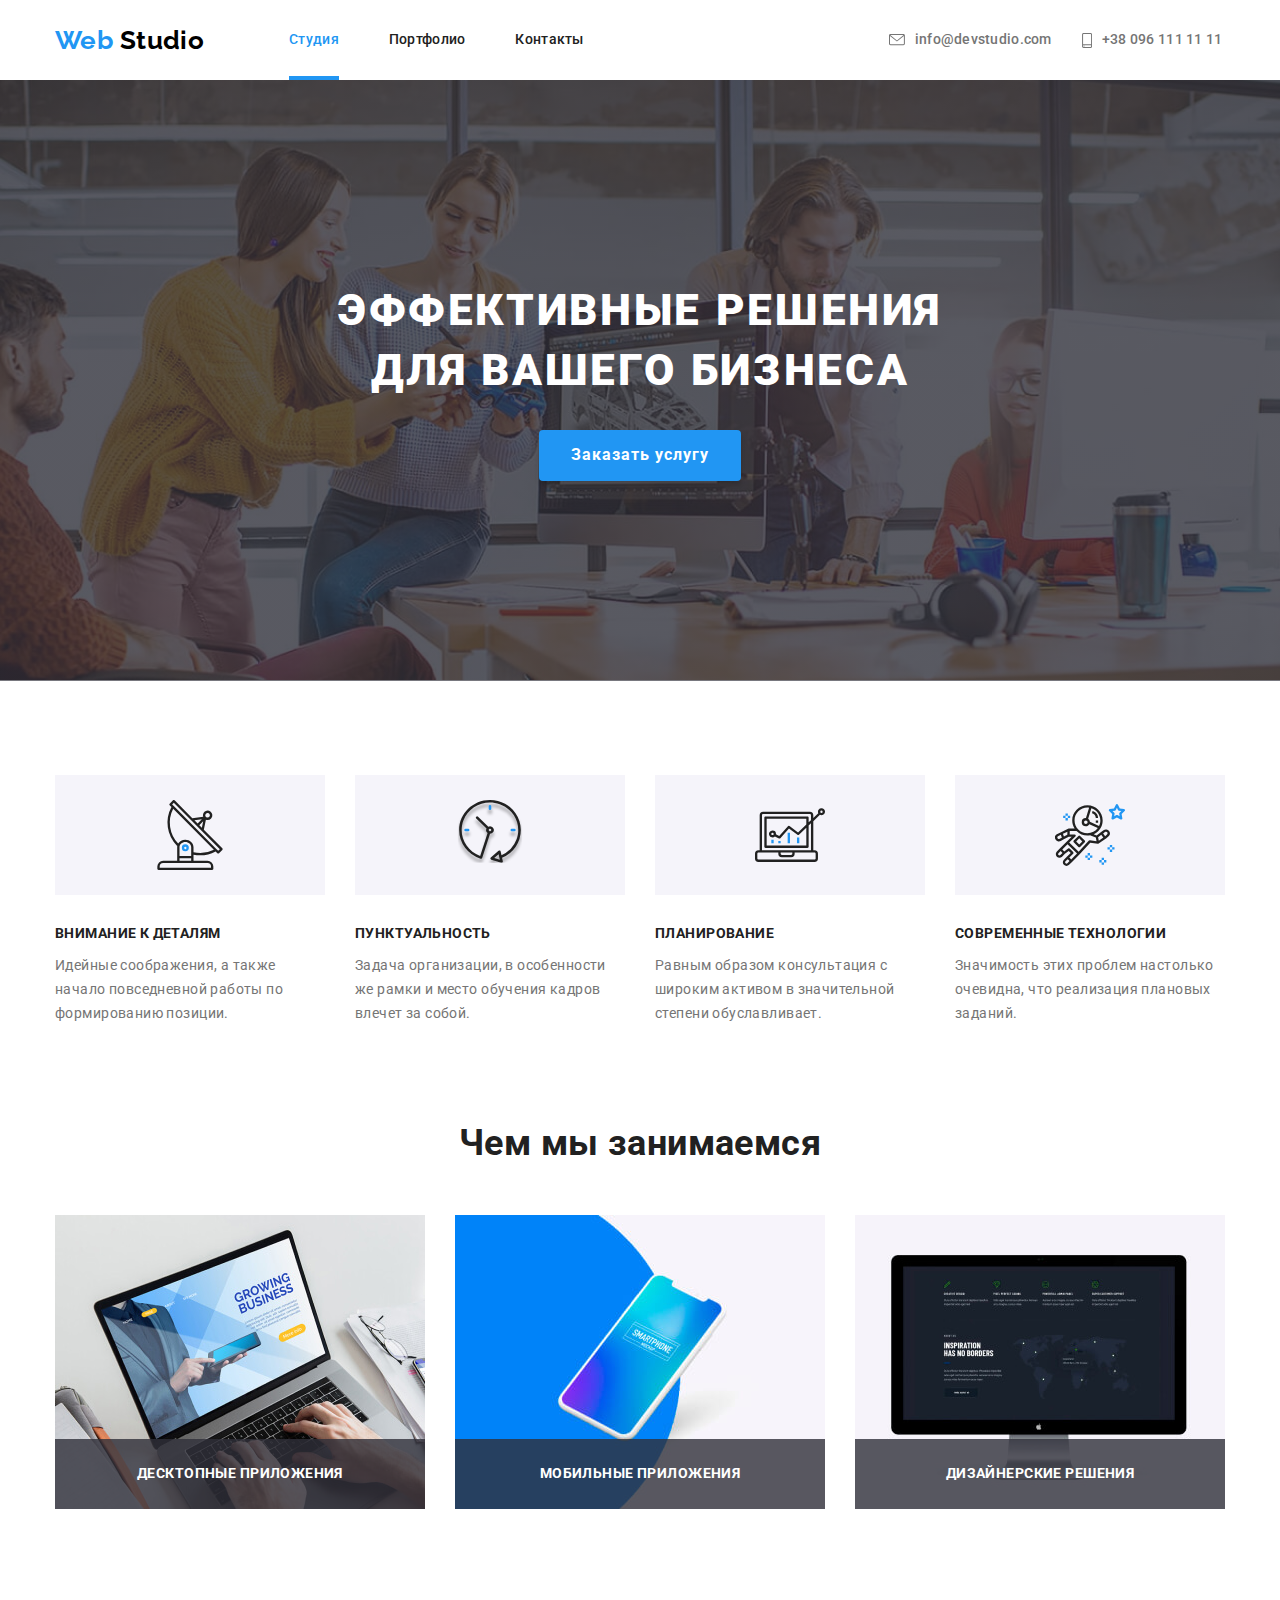
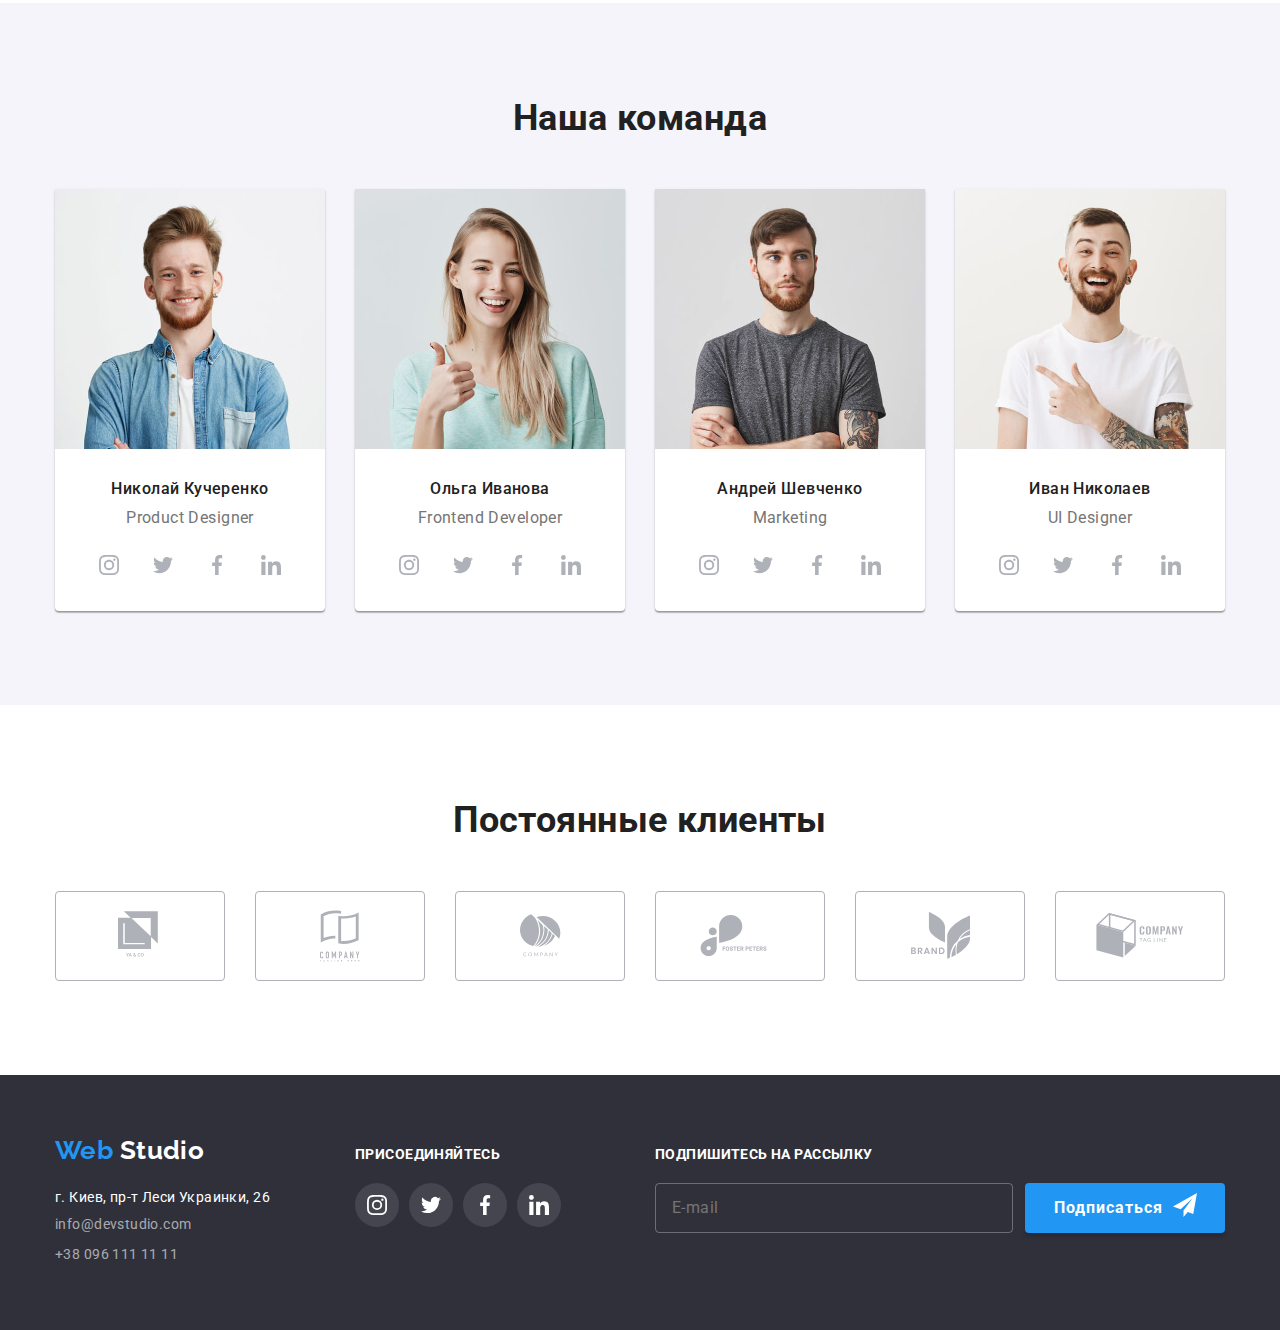
<file: index.html>
<!DOCTYPE html>
<html lang="ru">
  <head>
    <meta charset="UTF-8" />
    <meta name="viewport" content="width=device-width, initial-scale=1.0" />
    <title>WEB STUDIO MAIN</title>
    <link
      rel="stylesheet"
      href="https://fonts.googleapis.com/css2?family=Raleway:wght@700&family=Roboto:wght@400;500;700;900&display=swap"
    />
    <link rel="stylesheet" href="./css/normalize.css" />
    <link rel="stylesheet" href="./css/main.min.css" />
  </head>
  <body>
    <!--Шапка сайта-->
    <header class="header">
      <div class="container-header container">
        <nav class="navigation">
          <a lang="en" class="logo link" href="./index.html">
            <span class="logo-accent">Web</span> Studio</a
          >
          <ul class="navigation-list list">
            <li class="navigation-list-item">
              <a class="navigation-list-link-active link" href="./index.html"
                >Cтудия</a
              >
            </li>
            <li class="navigation-list-item">
              <a class="navigation-list-link link" href="./portfolio.html"
                >Портфолио</a
              >
            </li>
            <li class="navigation-list-item">
              <a class="navigation-list-link link" href="">Контакты</a>
            </li>
          </ul>
        </nav>
        <!--Контакты-->
        <ul class="contacts-header list">
          <li class="contacts-list">
            <address class="address-header">
              <a
                class="contacts-header-item link"
                href="mailto:info@devstudio.com"
                ><svg
                  class="contacts-header-item-svg envelope"
                  width="16"
                  height="12"
                >
                  <use href="./images/svg/sprite.svg#icon-envelope"></use>
                </svg>
                info@devstudio.com</a
              >
            </address>
          </li>
          <li class="contacts-list">
            <address class="address-header">
              <a class="contacts-header-item link" href="tel:+380961111111"
                ><svg
                  class="contacts-header-item-svg smartphone"
                  width="10"
                  height="15"
                >
                  <use href="./images/svg/sprite.svg#icon-smartphone"></use>
                </svg>
                +38 096 111 11 11</a
              >
            </address>
          </li>
        </ul>
      </div>
    </header>
    <main>
      <!--Cекция HERO-->
      <section class="hero">
        <div class="container-hero container">
          <h1 class="hero-title">
            Эффективные решения<br />для вашего бизнеса
          </h1>
          <button class="hero-button" data-modal-open type="button">
            Заказать услугу
          </button>
        </div>
      </section>

      <!--Наши особенности-->
      <section class="about-us">
        <div class="container">
          <h2 hidden>О Нас</h2>
          <ul class="about-us-list list">
            <li class="about-us-item-antenna about-us-item">
              <h3 class="about-us-subtitle">Внимание к деталям</h3>
              <p class="about-us-description">
                Идейные соображения, а также начало повседневной работы по
                формированию позиции.
              </p>
            </li>
            <li class="about-us-item-clock about-us-item">
              <h3 class="about-us-subtitle">Пунктуальность</h3>
              <p class="about-us-description">
                Задача организации, в особенности же рамки и место обучения
                кадров влечет за собой.
              </p>
            </li>
            <li class="about-us-item-diagram about-us-item">
              <h3 class="about-us-subtitle">Планирование</h3>
              <p class="about-us-description">
                Равным образом консультация с широким активом в значительной
                степени обуславливает.
              </p>
            </li>
            <li class="about-us-item-astronaut about-us-item">
              <h3 class="about-us-subtitle">Современные технологии</h3>
              <p class="about-us-description">
                Значимость этих проблем настолько очевидна, что реализация
                плановых заданий.
              </p>
            </li>
          </ul>
        </div>
      </section>
      <!--Чем мы занимаемся-->
      <section class="our-work">
        <div class="container">
          <h2 class="our-work-title section-title">Чем мы занимаемся</h2>
          <ul class="our-work-list list">
            <li class="our-work-list-item">
              <img
                class="img-block"
                src="./images/Занятия/Ноутбук.jpg"
                alt="Изображение Ноутбука"
                width="370"
                height="294"
              />
              <p class="our-work-description">Десктопные приложения</p>
            </li>
            <li class="our-work-list-item">
              <img
                class="img-block"
                src="./images/Занятия/Смартфон.jpg"
                alt="Изображение смартфона"
                width="370"
                height="294"
              />

              <p class="our-work-description">Мобильные приложения</p>
            </li>
            <li class="our-work-list-item">
              <img
                class="img-block"
                src="./images/Занятия/Монитор.jpg"
                alt="Изображение монитора"
                width="370"
                height="294"
              />

              <p class="our-work-description">Дизайнерские решения</p>
            </li>
          </ul>
        </div>
      </section>
      <!--Наша команда-->
      <section class="our-team">
        <div class="container">
          <h2 class="our-team-title section-title">Наша команда</h2>
          <ul class="our-team-list list">
            <li class="our-team-list-item">
              <img
                class="img-block"
                src="./images/team/Kucherenko.jpg"
                alt="Фото Кучеренка"
                width="270"
                height="260"
              />
              <h3 class="our-team-subtitle">Николай Кучеренко</h3>
              <p class="our-team-description" lang="en">Product Designer</p>
              <ul class="our-team-social-list list">
                <li class="our-team-social-list-item">
                  <a
                    class="our-team-social-list-link"
                    href=""
                    aria-label="Ссылка на Инстаграм"
                  >
                    <svg class="our-team-social-svg">
                      <use href="./images/svg/sprite.svg#icon-instagram"></use>
                    </svg>
                  </a>
                </li>
                <li class="our-team-social-list-item">
                  <a
                    class="our-team-social-list-link"
                    href=""
                    aria-label="Ссылка на Твиттер"
                  >
                    <svg class="our-team-social-svg">
                      <use href="./images/svg/sprite.svg#icon-twitter"></use>
                    </svg>
                  </a>
                </li>
                <li class="our-team-social-list-item">
                  <a
                    class="our-team-social-list-link"
                    href=""
                    aria-label="Ссылка на Фейсбук"
                  >
                    <svg class="our-team-social-svg">
                      <use href="./images/svg/sprite.svg#icon-facebook"></use>
                    </svg>
                  </a>
                </li>
                <li class="our-team-social-list-item">
                  <a
                    class="our-team-social-list-link"
                    href=""
                    aria-label="Ссылка на Ликедин"
                  >
                    <svg class="our-team-social-svg">
                      <use href="./images/svg/sprite.svg#icon-linkedin"></use>
                    </svg>
                  </a>
                </li>
              </ul>
            </li>

            <li class="our-team-list-item">
              <img
                class="img-block"
                src="./images/team/Ivanova.jpg"
                alt="Фото Ивановой"
                width="270"
                height="260"
              />
              <h3 class="our-team-subtitle">Ольга Иванова</h3>
              <p class="our-team-description" lang="en">
                Frontend Developer
              </p>
              <ul class="our-team-social-list list">
                <li class="our-team-social-list-item">
                  <a
                    class="our-team-social-list-link"
                    href=""
                    aria-label="Ссылка на Инстаграм"
                  >
                    <svg class="our-team-social-svg">
                      <use href="./images/svg/sprite.svg#icon-instagram"></use>
                    </svg>
                  </a>
                </li>
                <li class="our-team-social-list-item">
                  <a
                    class="our-team-social-list-link"
                    href=""
                    aria-label="Ссылка на Твиттер"
                  >
                    <svg class="our-team-social-svg">
                      <use href="./images/svg/sprite.svg#icon-twitter"></use>
                    </svg>
                  </a>
                </li>
                <li class="our-team-social-list-item">
                  <a
                    class="our-team-social-list-link"
                    href=""
                    aria-label="Ссылка на Фейсбук"
                  >
                    <svg class="our-team-social-svg">
                      <use href="./images/svg/sprite.svg#icon-facebook"></use>
                    </svg>
                  </a>
                </li>
                <li class="our-team-social-list-item">
                  <a
                    class="our-team-social-list-link"
                    href=""
                    aria-label="Ссылка на Ликедин"
                  >
                    <svg class="our-team-social-svg">
                      <use href="./images/svg/sprite.svg#icon-linkedin"></use>
                    </svg>
                  </a>
                </li>
              </ul>
            </li>

            <li class="our-team-list-item">
              <img
                class="img-block"
                src="./images/team/Shevchenko.jpg"
                alt="Фото Шевченка"
                width="270"
                height="260"
              />
              <h3 class="our-team-subtitle">Андрей Шевченко</h3>
              <p class="our-team-description" lang="en">Marketing</p>
              <ul class="our-team-social-list list">
                <li class="our-team-social-list-item">
                  <a
                    class="our-team-social-list-link"
                    href=""
                    aria-label="Ссылка на Инстаграм"
                  >
                    <svg class="our-team-social-svg">
                      <use href="./images/svg/sprite.svg#icon-instagram"></use>
                    </svg>
                  </a>
                </li>
                <li class="our-team-social-list-item">
                  <a
                    class="our-team-social-list-link"
                    href=""
                    aria-label="Ссылка на Твиттер"
                  >
                    <svg class="our-team-social-svg">
                      <use href="./images/svg/sprite.svg#icon-twitter"></use>
                    </svg>
                  </a>
                </li>
                <li class="our-team-social-list-item">
                  <a
                    class="our-team-social-list-link"
                    href=""
                    aria-label="Ссылка на Фейсбук"
                  >
                    <svg class="our-team-social-svg">
                      <use href="./images/svg/sprite.svg#icon-facebook"></use>
                    </svg>
                  </a>
                </li>
                <li class="our-team-social-list-item">
                  <a
                    class="our-team-social-list-link"
                    href=""
                    aria-label="Ссылка на Ликедин"
                  >
                    <svg class="our-team-social-svg">
                      <use href="./images/svg/sprite.svg#icon-linkedin"></use>
                    </svg>
                  </a>
                </li>
              </ul>
            </li>

            <li class="our-team-list-item">
              <img
                class="img-block"
                src="./images/team/Nikolaev.jpg"
                alt="Фото Николаева"
                width="270"
                height="260"
              />
              <h3 class="our-team-subtitle">Иван Николаев</h3>
              <p class="our-team-description" lang="en">UI Designer</p>
              <ul class="our-team-social-list list">
                <li class="our-team-social-list-item">
                  <a
                    class="our-team-social-list-link"
                    href=""
                    aria-label="Ссылка на Инстаграм"
                  >
                    <svg class="our-team-social-svg">
                      <use href="./images/svg/sprite.svg#icon-instagram"></use>
                    </svg>
                  </a>
                </li>
                <li class="our-team-social-list-item">
                  <a
                    class="our-team-social-list-link"
                    href=""
                    aria-label="Ссылка на Твиттер"
                  >
                    <svg class="our-team-social-svg">
                      <use href="./images/svg/sprite.svg#icon-twitter"></use>
                    </svg>
                  </a>
                </li>
                <li class="our-team-social-list-item">
                  <a
                    class="our-team-social-list-link"
                    href=""
                    aria-label="Ссылка на Фейсбук"
                  >
                    <svg class="our-team-social-svg">
                      <use href="./images/svg/sprite.svg#icon-facebook"></use>
                    </svg>
                  </a>
                </li>
                <li class="our-team-social-list-item">
                  <a
                    class="our-team-social-list-link"
                    href=""
                    aria-label="Ссылка на Ликедин"
                  >
                    <svg class="our-team-social-svg">
                      <use href="./images/svg/sprite.svg#icon-linkedin"></use>
                    </svg>
                  </a>
                </li>
              </ul>
            </li>
          </ul>
        </div>
      </section>
      <!--Постоянные клиенты-->
      <section class="customers">
        <div class="container">
          <h2 class="section-title">Постоянные клиенты</h2>
          <ul class="customers-list list">
            <li class="customers-list-item">
              <a
                class="customers-list-item-link"
                href=""
                aria-label="Ссылка на сайт клиента 1"
              >
                <svg
                  class="customers-list-item-link-svg"
                  width="44"
                  height="49"
                >
                  <use href="./images/svg/sprite.svg#icon-logo-1"></use>
                </svg>
              </a>
            </li>

            <li class="customers-list-item">
              <a
                class="customers-list-item-link"
                href=""
                aria-label="Ссылка на сайт клиента 2"
              >
                <svg
                  class="customers-list-item-link-svg"
                  width="40"
                  height="52"
                >
                  <use href="./images/svg/sprite.svg#icon-logo-2"></use>
                </svg>
              </a>
            </li>

            <li class="customers-list-item">
              <a
                class="customers-list-item-link"
                href=""
                aria-label="Ссылка на сайт клиента 3"
              >
                <svg
                  class="customers-list-item-link-svg"
                  width="41"
                  height="43"
                >
                  <use href="./images/svg/sprite.svg#icon-logo-3"></use>
                </svg>
              </a>
            </li>

            <li class="customers-list-item">
              <a
                class="customers-list-item-link"
                href=""
                aria-label="Ссылка на сайт клиента 4"
              >
                <svg
                  class="customers-list-item-link-svg"
                  width="80"
                  height="42"
                >
                  <use href="./images/svg/sprite.svg#icon-logo-4"></use>
                </svg>
              </a>
            </li>

            <li class="customers-list-item">
              <a
                class="customers-list-item-link"
                href=""
                aria-label="Ссылка на сайт клиента 5"
              >
                <svg
                  class="customers-list-item-link-svg"
                  width="59"
                  height="47"
                >
                  <use href="./images/svg/sprite.svg#icon-logo-5"></use>
                </svg>
              </a>
            </li>

            <li class="customers-list-item">
              <a
                class="customers-list-item-link"
                href=""
                aria-label="Ссылка клиента 6"
              >
                <svg
                  class="customers-list-item-link-svg"
                  width="88"
                  height="45"
                >
                  <use href="./images/svg/sprite.svg#icon-logo-6"></use>
                </svg>
              </a>
            </li>
          </ul>
        </div>
      </section>
    </main>
    <!--Подвал сайта-->

    <footer class="footer">
      <div class="footer-container container">
        <div class="footer-container-address">
          <a class="logo-footer link" lang="en" href="./index.html">
            <span class="logo-accent">Web</span> Studio</a
          >
          <ul class="footer-address-list list">
            <li>
              <address class="footer-address-item">
                г. Киев, пр-т Леси Украинки, 26
              </address>
            </li>
            <li>
              <address class="footer-address-link">
                <a
                  class="footer-address-link link"
                  href="mailto:info@devstudio.com"
                >
                  info@devstudio.com</a
                >
              </address>
            </li>
            <li>
              <address class="footer-address-link">
                <a class="footer-address-link link" href="tel:+380961111111">
                  +38 096 111 11 11</a
                >
              </address>
            </li>
          </ul>
        </div>
        <div class="footer-container-invitation">
          <p class="footer-invitation">Присоединяйтесь</p>
          <ul class="footer-social-list list">
            <li class="footer-social-list-link">
              <a
                class="footer-social-list-link-item footer-link-instagram link"
                href=""
                aria-label="Ссылка на Инстаграм"
              >
              </a>
            </li>
            <li class="footer-social-list-link">
              <a
                class="footer-social-list-link-item footer-link-twitter link"
                href=""
                aria-label="Ссылка на Твиттер"
              >
              </a>
            </li>
            <li class="footer-social-list-link">
              <a
                class="footer-social-list-link-item footer-link-facebook link"
                href=""
                aria-label="Ссылка на Фейсбук"
              >
              </a>
            </li>
            <li class="footer-social-list-link">
              <a
                class="footer-social-list-link-item footer-link-linkedin link"
                href=""
                aria-label="Ссылка на Ликедин"
              >
              </a>
            </li>
          </ul>
        </div>
        <div class="footer-container-subscription">
          <p class="footer-subscription">Подпишитесь на рассылку</p>
          <form class="footer-subscription-form" action="#">
            <input
              class="footer-form-email"
              type="email"
              name="e-mail"
              placeholder="E-mail"
              required
              minlength="3"
              autocomplete="off"
            />
            <button class="button-subscription" type="submit">
              Подписаться
            </button>
          </form>
        </div>
      </div>
    </footer>
    <div data-modal class="hero-backdrop is-hidden">
      <div class="hero-modal">
        <button class="hero-modal-button-close" type="button" data-modal-close>
          <svg class="modal-icon-close" width="18" height="18">
            <use href="./images/modal/sprite.svg#icon-close"></use>
          </svg>
        </button>
        <b class="hero-modal-appeal">Оставьте свои данные, мы вам перезвоним</b>
        <form class="hero-modal-form">
          <div class="hero-modal-form-container">
            <input
              class="hero-modal-form-input"
              type="text"
              name="user-name"
              id="user-name"
              placeholder=" "
              required
              autocomplete="off"
            />
            <label class="hero-modal-form-label" for="user-name">Имя</label>
            <svg class="modal-icon-name modal-icon" width="18" height="18">
              <use href="./images/modal/sprite.svg#icon-name"></use>
            </svg>
          </div>
          <div class="hero-modal-form-container">
            <input
              class="hero-modal-form-input"
              type="tel"
              name="user-tel"
              id="user-tel"
              placeholder=" "
              required
              autocomplete="off"
            />
            <label class="hero-modal-form-label" for="user-tel">Телефон</label>
            <svg class="modal-icon-tel modal-icon" width="18" height="18">
              <use href="./images/modal/sprite.svg#icon-tel"></use>
            </svg>
          </div>
          <div class="hero-modal-form-container">
            <input
              class="hero-modal-form-input"
              type="email"
              name="user-email"
              id="user-email"
              placeholder=" "
              required
              autocomplete="off"
            />
            <label class="hero-modal-form-label" for="user-email">Почта</label>
            <svg class="modal-icon-mail modal-icon" width="18" height="18">
              <use href="./images/modal/sprite.svg#icon-mail"></use>
            </svg>
          </div>
          <div class="hero-textarea-contaier">
            <textarea
              class="hero-modal-form-textarea"
              name="user-message"
              cols="30"
              rows="20"
              id="user-message"
              placeholder=" "
            ></textarea>
            <label class="hero-modal-form-textarea-label" for="user-message"
              >Комментарий</label
            >
          </div>
          <label class="hero-modal-form-checkbox-label">
            <input
              class="hero-modal-form-checkbox"
              type="checkbox"
              name="policy"
              value="accept-policy"
              required
            />
            <span class="hero-modal-form-custom-checkbox">
              <svg class="checkbox-svg" width="11" height="8">
                <use href="./images/modal/sprite.svg#icon-Vector"></use></svg
            ></span>
            <span class="hero-modal-form-checkbox-span"
              >Соглашаюсь с рассылкой и принимаю
              <a class="agreement-link" href="">Условия договора</a></span
            ></label
          >

          <button class="hero-modal-form-button" type="submit">
            Отправить
          </button>
        </form>
      </div>
    </div>
    <script src="./js/modal.js"></script>
  </body>
</html>
</file>
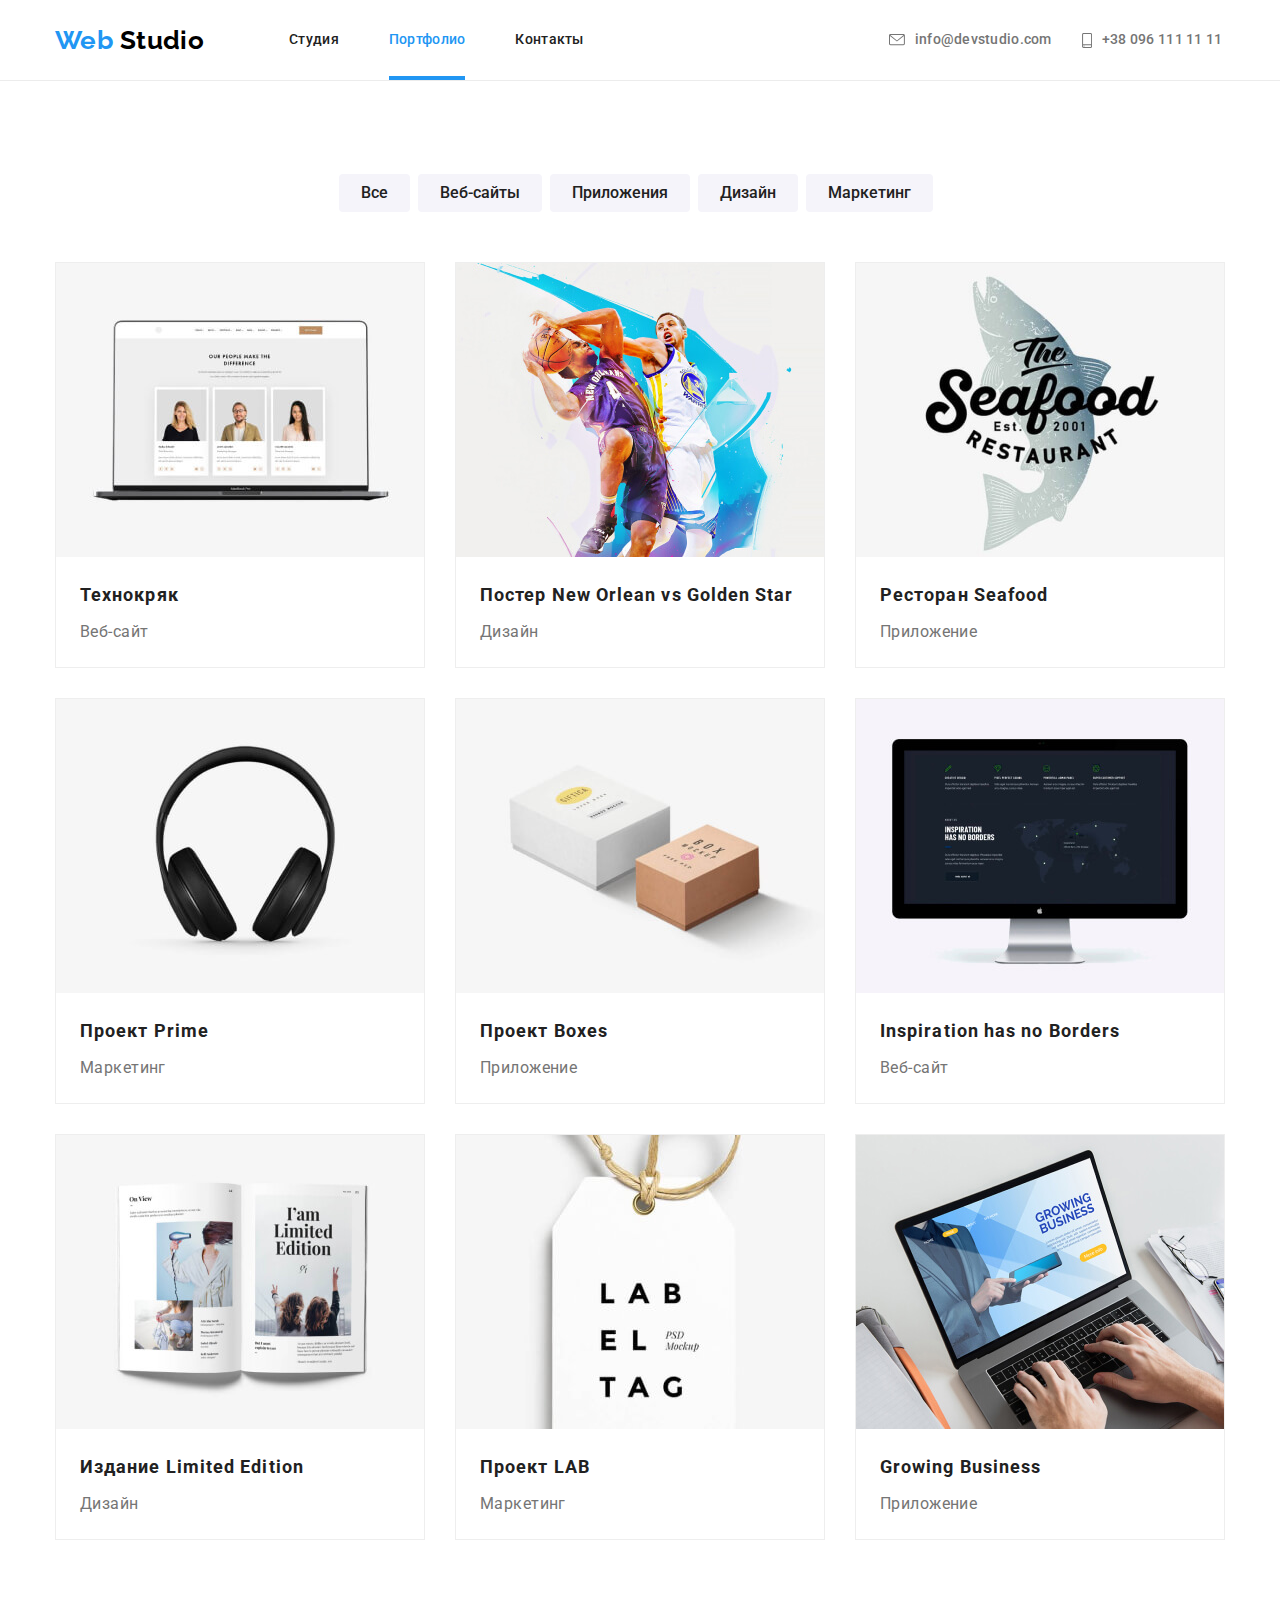
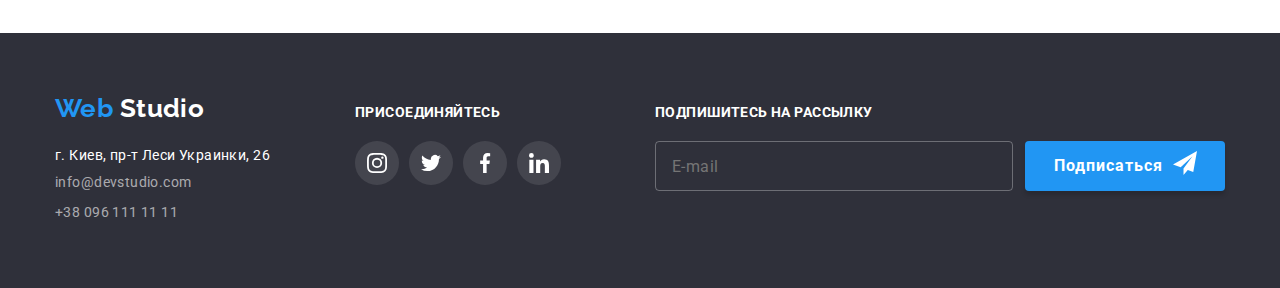
<file: portfolio.html>
<!DOCTYPE html>
<html lang="ru">
  <head>
    <meta charset="UTF-8" />
    <meta name="viewport" content="width=device-width, initial-scale=1.0" />
    <title>WEB STUDIO PORTFOLIO</title>
    <link
      rel="stylesheet"
      href="https://fonts.googleapis.com/css2?family=Raleway:wght@700&family=Roboto:wght@400;500;700;900&display=swap"
    />
    <link rel="stylesheet" href="./css/normalize.css" />
    <link rel="stylesheet" href="./css/main.min.css" />
  </head>

  <body>
    <!--Шапка сайта-->
    <header class="header">
      <div class="container-header container">
        <nav class="navigation">
          <a lang="en" class="logo link" href="./index.html">
            <span class="logo-accent">Web</span> Studio</a
          >
          <ul class="navigation-list list">
            <li class="navigation-list-item">
              <a class="navigation-list-link link" href="./index.html"
                >Cтудия</a
              >
            </li>
            <li class="navigation-list-item">
              <a
                class="navigation-list-link-active link"
                href="./portfolio.html"
                >Портфолио</a
              >
            </li>
            <li class="navigation-list-item">
              <a class="navigation-list-link link" href="">Контакты</a>
            </li>
          </ul>
        </nav>
        <!--Контакты-->
        <ul class="contacts-header list">
          <li class="contacts-list">
            <address class="address-header">
              <a
                class="contacts-header-item link"
                href="mailto:info@devstudio.com"
                ><svg
                  class="contacts-header-item-svg envelope"
                  width="16"
                  height="12"
                >
                  <use href="./images/svg/sprite.svg#icon-envelope"></use>
                </svg>
                info@devstudio.com</a
              >
            </address>
          </li>
          <li class="contacts-list">
            <address class="address-header">
              <a class="contacts-header-item link" href="tel:+380961111111"
                ><svg
                  class="contacts-header-item-svg smartphone"
                  width="10"
                  height="15"
                >
                  <use href="./images/svg/sprite.svg#icon-smartphone"></use>
                </svg>
                +38 096 111 11 11</a
              >
            </address>
          </li>
        </ul>
      </div>
    </header>

    <main>
      <h1 hidden>Примеры работ</h1>
      <section class="portfolio">
        <div class="container">
          <ul class="portfolio-filtr list">
            <li class="portfolio-filtr-item">
              <button class="portfolio-filtr-button filtr-button" type="button">
                Все
              </button>
            </li>
            <li class="portfolio-filtr-item">
              <button class="portfolio-filtr-button filtr-button" type="button">
                Веб-сайты
              </button>
            </li>
            <li class="portfolio-filtr-item">
              <button class="portfolio-filtr-button filtr-button" type="button">
                Приложения
              </button>
            </li>
            <li class="portfolio-filtr-item">
              <button class="portfolio-filtr-button filtr-button" type="button">
                Дизайн
              </button>
            </li>
            <li class="portfolio-filtr-item">
              <button class="portfolio-filtr-button filtr-button" type="button">
                Маркетинг
              </button>
            </li>
          </ul>
          <ul class="portfolio-list list">
            <li class="portfolio-list-item">
              <div class="container-img">
                <img
                  class="img-block"
                  src="./images/Портфолио/Технокряк.jpg"
                  alt="веб-сайт Технокряк"
                  width="370"
                  height="294"
                />
                <p class="portfolio-item-description">
                  Технокряк это современная площадка распространения
                  коронавируса. Компании используют эту платформу для цифрового
                  шпионажа и атак на защищённые сервера конкурентов
                </p>
              </div>
              <div class="container-title">
                <h2 class="portfolio-item-title">Технокряк</h2>
                <p class="portfolio-item-filter">
                  Веб-сайт
                </p>
              </div>
            </li>
            <li class="portfolio-list-item">
              <div class="container-img">
                <img
                  class="img-block"
                  src="./images/Портфолио/Постер.jpg"
                  alt="Постер Новый Орлеан Голден стар"
                  width="370"
                  height="294"
                />
                <p class="portfolio-item-description">
                  Lorem ipsum dolor sit, amet consectetur adipisicing elit.
                  Neque eveniet cumque et quibusdam modi maiores delectus iste,
                  soluta repellat magnam.
                </p>
              </div>
              <div class="container-title">
                <h2 class="portfolio-item-title">
                  Постер New Orlean vs Golden Star
                </h2>
                <p class="portfolio-item-filter">Дизайн</p>
              </div>
            </li>
            <li class="portfolio-list-item">
              <div class="container-img">
                <img
                  class="img-block"
                  src="./images/Портфолио/Ресторан.jpg"
                  alt="Ресторан Сифуд"
                  width="370"
                  height="294"
                />
                <p class="portfolio-item-description">
                  Lorem ipsum dolor sit, amet consectetur adipisicing elit.
                  Neque eveniet cumque et quibusdam modi maiores delectus iste,
                  soluta repellat magnam.
                </p>
              </div>
              <div class="container-title">
                <h2 class="portfolio-item-title">
                  Ресторан Seafood
                </h2>
                <p class="portfolio-item-filter">Приложение</p>
              </div>
            </li>
            <li class="portfolio-list-item">
              <div class="container-img">
                <img
                  class="img-block"
                  src="./images/Портфолио/prime.jpg"
                  alt="Проект прайм"
                  width="370"
                  height="294"
                />
                <p class="portfolio-item-description">
                  Lorem ipsum dolor sit, amet consectetur adipisicing elit.
                  Neque eveniet cumque et quibusdam modi maiores delectus iste,
                  soluta repellat magnam.
                </p>
              </div>
              <div class="container-title">
                <h2 class="portfolio-item-title">
                  Проект Prime
                </h2>
                <p class="portfolio-item-filter">Маркетинг</p>
              </div>
            </li>
            <li class="portfolio-list-item">
              <div class="container-img">
                <img
                  class="img-block"
                  src="./images/Портфолио/boxes.jpg"
                  alt="Проект Боксис"
                  width="370"
                  height="294"
                />
                <p class="portfolio-item-description">
                  Lorem ipsum dolor sit, amet consectetur adipisicing elit.
                  Neque eveniet cumque et quibusdam modi maiores delectus iste,
                  soluta repellat magnam.
                </p>
              </div>
              <div class="container-title">
                <h2 class="portfolio-item-title">
                  Проект Boxes
                </h2>
                <p class="portfolio-item-filter">Приложение</p>
              </div>
            </li>

            <li class="portfolio-list-item">
              <div class="container-img">
                <img
                  class="img-block"
                  src="./images/Портфолио/borders.jpg"
                  alt="Веб-сайт"
                  width="370"
                  height="294"
                />
                <p class="portfolio-item-description">
                  Lorem ipsum dolor sit, amet consectetur adipisicing elit.
                  Neque eveniet cumque et quibusdam modi maiores delectus iste,
                  soluta repellat magnam.
                </p>
              </div>
              <div class="container-title">
                <h2 class="portfolio-item-title">
                  Inspiration has no Borders
                </h2>
                <p class="portfolio-item-filter">Веб-сайт</p>
              </div>
            </li>
            <li class="portfolio-list-item">
              <div class="container-img">
                <img
                  class="img-block"
                  src="./images/Портфолио/Limited.jpg"
                  alt="Веб-сайт"
                  width="370"
                  height="294"
                />
                <p class="portfolio-item-description">
                  Lorem ipsum dolor sit, amet consectetur adipisicing elit.
                  Neque eveniet cumque et quibusdam modi maiores delectus iste,
                  soluta repellat magnam.
                </p>
              </div>
              <div class="container-title">
                <h2 class="portfolio-item-title">
                  Издание Limited Edition
                </h2>
                <p class="portfolio-item-filter">Дизайн</p>
              </div>
            </li>
            <li class="portfolio-list-item">
              <div class="container-img">
                <img
                  class="img-block"
                  src="./images/Портфолио/Lab.jpg"
                  alt="Веб-сайт"
                  width="370"
                  height="294"
                />
                <p class="portfolio-item-description">
                  Lorem ipsum dolor sit, amet consectetur adipisicing elit.
                  Neque eveniet cumque et quibusdam modi maiores delectus iste,
                  soluta repellat magnam.
                </p>
              </div>

              <div class="container-title">
                <h2 class="portfolio-item-title">
                  Проект LAB
                </h2>
                <p class="portfolio-item-filter">Маркетинг</p>
              </div>
            </li>
            <li class="portfolio-list-item">
              <div class="container-img">
                <img
                  class="img-block"
                  src="./images/Портфолио/Business.jpg"
                  alt="Веб-сайт"
                  width="370"
                  height="294"
                />
                <p class="portfolio-item-description">
                  Lorem ipsum dolor sit, amet consectetur adipisicing elit.
                  Neque eveniet cumque et quibusdam modi maiores delectus iste,
                  soluta repellat magnam.
                </p>
              </div>
              <div class="container-title">
                <h2 class="portfolio-item-title">
                  Growing Business
                </h2>
                <p class="portfolio-item-filter">Приложение</p>
              </div>
            </li>
          </ul>
        </div>
      </section>
    </main>
    <!--Подвал сайта-->

    <footer class="footer">
      <div class="footer-container container">
        <div class="footer-container-address">
          <a class="logo-footer link" lang="en" href="./index.html">
            <span class="logo-accent">Web</span> Studio</a
          >
          <ul class="footer-address-list list">
            <li>
              <address class="footer-address-item">
                г. Киев, пр-т Леси Украинки, 26
              </address>
            </li>
            <li>
              <address class="footer-address-link">
                <a
                  class="footer-address-link link"
                  href="mailto:info@devstudio.com"
                >
                  info@devstudio.com</a
                >
              </address>
            </li>
            <li>
              <address class="footer-address-link">
                <a class="footer-address-link link" href="tel:+380961111111">
                  +38 096 111 11 11</a
                >
              </address>
            </li>
          </ul>
        </div>
        <div class="footer-container-invitation">
          <p class="footer-invitation">Присоединяйтесь</p>
          <ul class="footer-social-list list">
            <li class="footer-social-list-link">
              <a
                class="footer-social-list-link-item footer-link-instagram link"
                href=""
                aria-label="Ссылка на Инстаграм"
              >
              </a>
            </li>
            <li class="footer-social-list-link">
              <a
                class="footer-social-list-link-item footer-link-twitter link"
                href=""
                aria-label="Ссылка на Твиттер"
              >
              </a>
            </li>
            <li class="footer-social-list-link">
              <a
                class="footer-social-list-link-item footer-link-facebook link"
                href=""
                aria-label="Ссылка на Фейсбук"
              >
              </a>
            </li>
            <li class="footer-social-list-link">
              <a
                class="footer-social-list-link-item footer-link-linkedin link"
                href=""
                aria-label="Ссылка на Ликедин"
              >
              </a>
            </li>
          </ul>
        </div>
        <div class="footer-container-subscription">
          <p class="footer-subscription">Подпишитесь на рассылку</p>
          <form class="footer-subscription-form" action="#">
            <input
              class="footer-form-email"
              type="email"
              name="e-mail"
              placeholder="E-mail"
              required
              minlength="3"
              autocomplete="off"
            />
            <button class="button-subscription" type="submit">
              Подписаться
            </button>
          </form>
        </div>
      </div>
    </footer>
  </body>
</html>
</file>
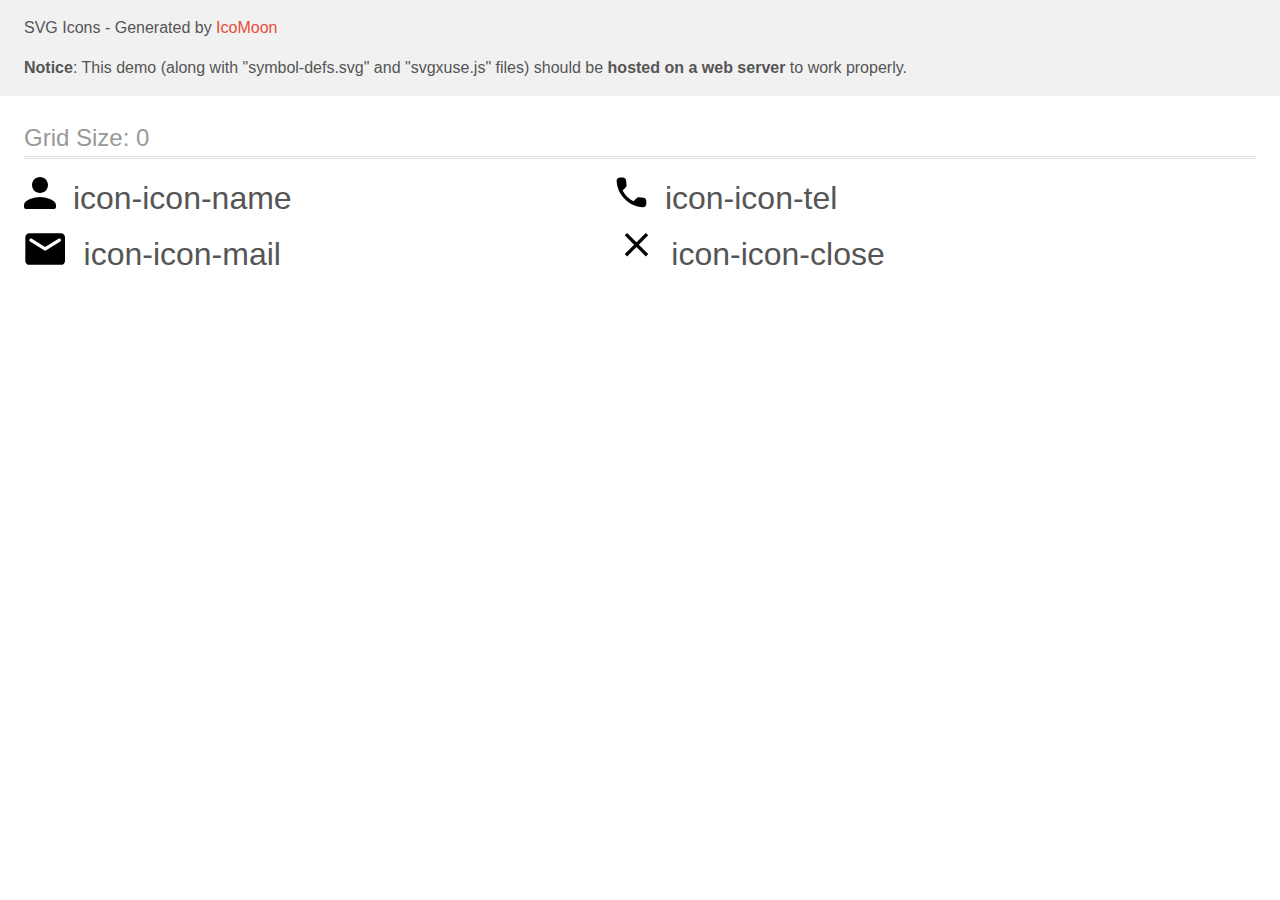
<file: images/modal/icomoon/demo-external-svg.html>
<!doctype html>
<html>
<head>
    <title>IcoMoon - SVG Icons</title>
    <meta charset="utf-8">
    <meta name="viewport" content="width=device-width, initial-scale=1">
    <link rel="stylesheet" href="demo-files/demo.css">
    <link rel="stylesheet" href="style.css">
</head>
<body>
<header class="bgc1 clearfix">
<div class="mhl">
    <p>SVG Icons - Generated by <a href="https://icomoon.io/app">IcoMoon</a></p><p><strong>Notice</strong>: This demo (along with "symbol-defs.svg" and "svgxuse.js" files) should be <b>hosted on a web server</b> to work properly.</p>
</div>
</header>
    <div class="clearfix mhl ptl">
        <h1 class="mvm mtn fgc1">Grid Size: 0</h1>
        <div class="glyph fs1">
            <div class="clearfix pbs">
                <svg class="icon icon-icon-name"><use xlink:href="symbol-defs.svg#icon-icon-name"></use></svg><span class="name"> icon-icon-name</span>
            </div>
        </div>
        <div class="glyph fs1">
            <div class="clearfix pbs">
                <svg class="icon icon-icon-tel"><use xlink:href="symbol-defs.svg#icon-icon-tel"></use></svg><span class="name"> icon-icon-tel</span>
            </div>
        </div>
        <div class="glyph fs1">
            <div class="clearfix pbs">
                <svg class="icon icon-icon-mail"><use xlink:href="symbol-defs.svg#icon-icon-mail"></use></svg><span class="name"> icon-icon-mail</span>
            </div>
        </div>
        <div class="glyph fs1">
            <div class="clearfix pbs">
                <svg class="icon icon-icon-close"><use xlink:href="symbol-defs.svg#icon-icon-close"></use></svg><span class="name"> icon-icon-close</span>
            </div>
        </div>
  </div>
<script defer src="svgxuse.js"></script>
</body>
</html>
</file>
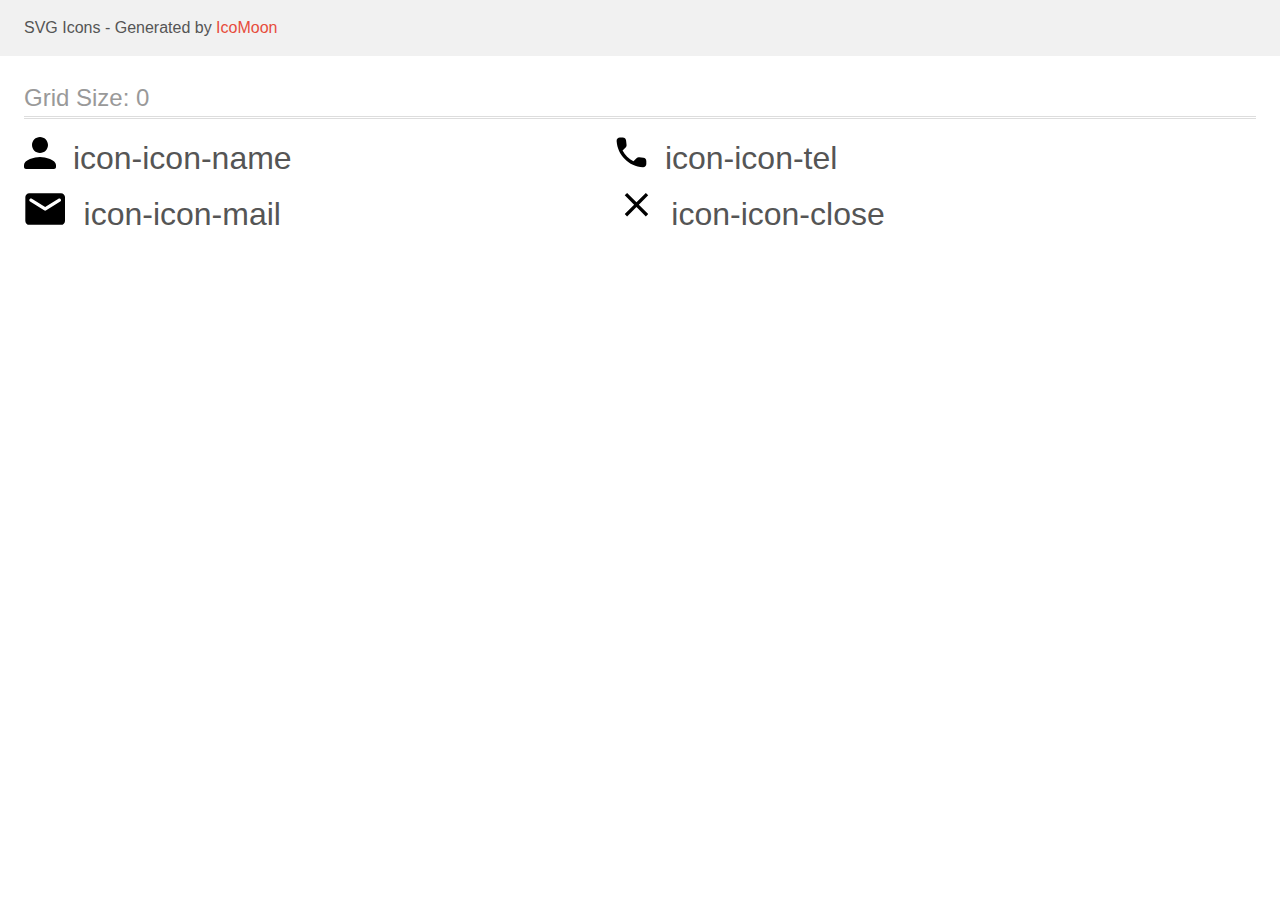
<file: images/modal/icomoon/demo.html>
<!doctype html>
<html>
<head>
    <title>IcoMoon - SVG Icons</title>
    <meta charset="utf-8">
    <meta name="viewport" content="width=device-width, initial-scale=1">
    <link rel="stylesheet" href="demo-files/demo.css">
    <link rel="stylesheet" href="style.css">
</head>
<body>
<svg aria-hidden="true" style="position: absolute; width: 0; height: 0; overflow: hidden;" version="1.1" xmlns="http://www.w3.org/2000/svg" xmlns:xlink="http://www.w3.org/1999/xlink">
<defs>
<symbol id="icon-icon-name" viewBox="0 0 32 32">
<path d="M16 16c4.42 0 8-3.58 8-8s-3.58-8-8-8c-4.42 0-8 3.58-8 8s3.58 8 8 8zM16 20c-5.34 0-16 2.68-16 8v2c0 1.1 0.9 2 2 2h28c1.1 0 2-0.9 2-2v-2c0-5.32-10.66-8-16-8z"></path>
</symbol>
<symbol id="icon-icon-tel" viewBox="0 0 32 32">
<path d="M27.419 20.852l-4.202-0.48c-1.009-0.116-2.001 0.232-2.713 0.943l-3.044 3.044c-4.681-2.382-8.519-6.203-10.901-10.901l3.060-3.060c0.711-0.711 1.059-1.704 0.943-2.713l-0.48-4.168c-0.198-1.671-1.604-2.928-3.292-2.928h-2.862c-1.869 0-3.424 1.555-3.308 3.424 0.877 14.126 12.174 25.407 26.284 26.284 1.869 0.116 3.424-1.439 3.424-3.308v-2.861c0.016-1.671-1.241-3.077-2.911-3.275z"></path>
</symbol>
<symbol id="icon-icon-mail" viewBox="0 0 43 32">
<path d="M37.333 0h-32c-2.2 0-3.98 1.8-3.98 4l-0.020 24c0 2.2 1.8 4 4 4h32c2.2 0 4-1.8 4-4v-24c0-2.2-1.8-4-4-4zM36.533 8.5l-14.14 8.84c-0.64 0.4-1.48 0.4-2.12 0l-14.14-8.84c-0.5-0.32-0.8-0.86-0.8-1.44 0-1.34 1.46-2.14 2.6-1.44l13.4 8.38 13.4-8.38c1.14-0.7 2.6 0.1 2.6 1.44 0 0.58-0.3 1.12-0.8 1.44z"></path>
</symbol>
<symbol id="icon-icon-close" viewBox="0 0 38 32">
<path d="M32 2.363l-2.364-2.363-9.37 9.37-9.37-9.37-2.363 2.363 9.37 9.37-9.37 9.37 2.363 2.363 9.37-9.37 9.37 9.37 2.364-2.363-9.37-9.37 9.37-9.37z"></path>
</symbol>
</defs>
</svg>

<header class="bgc1 clearfix">
<div class="mhl">
    <p>SVG Icons - Generated by <a href="https://icomoon.io/app">IcoMoon</a></p>
</div>
</header>
    <div class="clearfix mhl ptl">
        <h1 class="mvm mtn fgc1">Grid Size: 0</h1>
        <div class="glyph fs1">
            <div class="clearfix pbs">
                <svg class="icon icon-icon-name"><use xlink:href="#icon-icon-name"></use></svg><span class="name"> icon-icon-name</span>
            </div>
        </div>
        <div class="glyph fs1">
            <div class="clearfix pbs">
                <svg class="icon icon-icon-tel"><use xlink:href="#icon-icon-tel"></use></svg><span class="name"> icon-icon-tel</span>
            </div>
        </div>
        <div class="glyph fs1">
            <div class="clearfix pbs">
                <svg class="icon icon-icon-mail"><use xlink:href="#icon-icon-mail"></use></svg><span class="name"> icon-icon-mail</span>
            </div>
        </div>
        <div class="glyph fs1">
            <div class="clearfix pbs">
                <svg class="icon icon-icon-close"><use xlink:href="#icon-icon-close"></use></svg><span class="name"> icon-icon-close</span>
            </div>
        </div>
  </div>
<script defer src="svgxuse.js"></script>
</body>
</html>
</file>
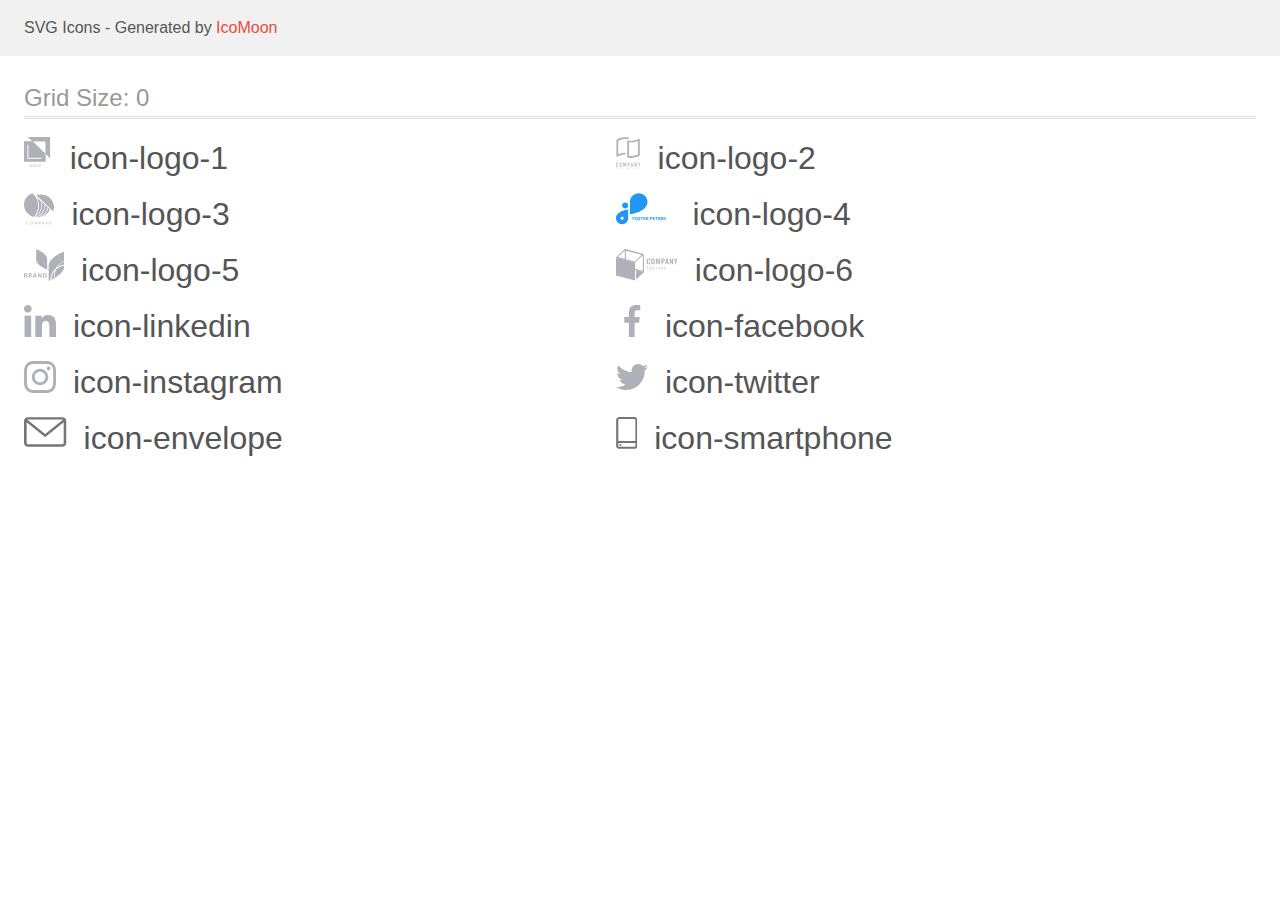
<file: images/svg/icomoon/demo.html>
<!doctype html>
<html>
<head>
    <title>IcoMoon - SVG Icons</title>
    <meta charset="utf-8">
    <meta name="viewport" content="width=device-width, initial-scale=1">
    <link rel="stylesheet" href="demo-files/demo.css">
    <link rel="stylesheet" href="style.css">
</head>
<body>
<svg aria-hidden="true" style="position: absolute; width: 0; height: 0; overflow: hidden;" version="1.1" xmlns="http://www.w3.org/2000/svg" xmlns:xlink="http://www.w3.org/1999/xlink">
<defs>
<symbol id="icon-logo-1" viewBox="0 0 29 32">
<path fill="#afb1b8" style="fill: var(--color1, #afb1b8)" d="M3.84 0l4.677 4.428h13.046v12.351l4.677 4.428v-21.206h-22.4z"></path>
<path fill="#afb1b8" style="fill: var(--color1, #afb1b8)" d="M0 4.241v20.6h21.76v-8.188l-13.105-12.406-8.655-0.005zM17.615 21.828h-14.172v-13.854h1.002v12.916h13.17v0.938z"></path>
<path fill="#afb1b8" style="fill: var(--color1, #afb1b8)" d="M6.266 28.662l0.523-1.078h0.438l-0.763 1.438v0.837h-0.397v-0.837l-0.764-1.438h0.439l0.523 1.078zM8.513 29.329h-0.881l-0.184 0.53h-0.411l0.859-2.275h0.355l0.861 2.275h-0.412l-0.186-0.53zM7.743 29.010h0.659l-0.33-0.944-0.33 0.944zM10.071 29.244c0-0.105 0.029-0.202 0.086-0.289 0.057-0.089 0.17-0.193 0.339-0.314-0.088-0.111-0.151-0.206-0.186-0.284s-0.052-0.154-0.052-0.227c0-0.178 0.054-0.319 0.162-0.422s0.254-0.156 0.438-0.156c0.166 0 0.301 0.049 0.406 0.147 0.106 0.097 0.159 0.217 0.159 0.361 0 0.095-0.024 0.182-0.072 0.262-0.048 0.079-0.127 0.158-0.236 0.238l-0.155 0.113 0.439 0.519c0.064-0.125 0.095-0.264 0.095-0.417h0.33c0 0.28-0.066 0.51-0.197 0.689l0.334 0.395h-0.441l-0.128-0.152c-0.162 0.122-0.356 0.183-0.581 0.183s-0.405-0.059-0.541-0.178c-0.134-0.12-0.202-0.276-0.202-0.467zM10.824 29.587c0.128 0 0.248-0.043 0.359-0.128l-0.497-0.586-0.048 0.034c-0.125 0.095-0.188 0.203-0.188 0.325 0 0.105 0.034 0.191 0.102 0.256s0.158 0.098 0.272 0.098zM10.615 28.121c0 0.087 0.054 0.197 0.161 0.33l0.173-0.119 0.048-0.039c0.065-0.057 0.097-0.131 0.097-0.22 0-0.059-0.022-0.11-0.067-0.152-0.045-0.043-0.102-0.064-0.17-0.064-0.074 0-0.133 0.025-0.177 0.075s-0.066 0.113-0.066 0.189zM14.748 29.118c-0.023 0.243-0.113 0.432-0.269 0.569-0.156 0.135-0.364 0.203-0.623 0.203-0.181 0-0.341-0.043-0.48-0.128-0.137-0.086-0.244-0.209-0.319-0.367s-0.114-0.342-0.117-0.552v-0.212c0-0.215 0.038-0.404 0.114-0.567s0.185-0.29 0.327-0.378c0.143-0.088 0.307-0.133 0.494-0.133 0.251 0 0.453 0.068 0.606 0.205s0.242 0.329 0.267 0.578h-0.394c-0.019-0.164-0.067-0.281-0.144-0.353-0.076-0.073-0.188-0.109-0.336-0.109-0.172 0-0.304 0.063-0.397 0.189-0.092 0.125-0.139 0.309-0.141 0.552v0.202c0 0.246 0.044 0.433 0.131 0.563s0.218 0.194 0.387 0.194c0.155 0 0.272-0.035 0.35-0.105s0.128-0.186 0.148-0.348h0.394zM16.918 28.78c0 0.223-0.039 0.419-0.116 0.588-0.077 0.168-0.188 0.297-0.331 0.388-0.143 0.090-0.307 0.134-0.494 0.134-0.184 0-0.349-0.045-0.494-0.134-0.144-0.091-0.255-0.219-0.334-0.386-0.078-0.167-0.118-0.359-0.119-0.576v-0.128c0-0.222 0.039-0.418 0.117-0.588 0.079-0.17 0.19-0.299 0.333-0.389 0.144-0.091 0.308-0.136 0.494-0.136s0.349 0.045 0.492 0.134c0.144 0.088 0.255 0.217 0.333 0.384s0.118 0.361 0.119 0.583v0.127zM16.523 28.662c0-0.252-0.048-0.445-0.144-0.58-0.095-0.134-0.23-0.202-0.405-0.202-0.171 0-0.305 0.067-0.402 0.202-0.096 0.133-0.145 0.322-0.147 0.567v0.131c0 0.25 0.048 0.443 0.145 0.58s0.233 0.205 0.406 0.205c0.175 0 0.309-0.067 0.403-0.2 0.095-0.133 0.142-0.328 0.142-0.584v-0.119z"></path>
</symbol>
<symbol id="icon-logo-2" viewBox="0 0 25 32">
<path fill="#afb1b8" style="fill: var(--color1, #afb1b8)" d="M10.447 1.806h0.084c0.156 0 0.324 0.016 0.49 0.030 0.734 0.052 1.463 0.162 2.179 0.329v-1.762c-0.738-0.185-1.491-0.305-2.25-0.358-0.288-0.022-0.595-0.036-0.909-0.044h-0.263c-1.523 0.006-3.039 0.201-4.515 0.582-1.68 0.419-3.293 1.075-4.79 1.948v17.475c1.442-0.783 2.976-1.381 4.566-1.779 1.256-0.32 2.539-0.517 3.833-0.588h0.051c0.216-0.011 0.433-0.017 0.655-0.019v-1.79c-1.681 0.022-3.353 0.244-4.982 0.662-0.602 0.157-1.185 0.325-1.731 0.513l-0.623 0.211v-13.625l0.266-0.128c2.032-0.963 4.229-1.524 6.471-1.651 0.019-0.001 0.037-0.001 0.056 0 0.248-0.013 0.497-0.019 0.741-0.019h0.28c0.129 0.003 0.258 0.006 0.388 0.014z"></path>
<path fill="#afb1b8" style="fill: var(--color1, #afb1b8)" d="M14.838 3.651c-0.409 0-0.814-0.014-1.205-0.044-0.467-0.034-0.947-0.091-1.401-0.167-0.277-0.047-0.55-0.103-0.814-0.164v17.275c1.12 0.277 2.271 0.413 3.425 0.404 1.523-0.006 3.039-0.201 4.515-0.581 1.68-0.42 3.294-1.075 4.792-1.948v-17.163c-1.441 0.783-2.975 1.381-4.564 1.781-1.551 0.398-3.145 0.603-4.747 0.609zM21.745 3.95l0.623-0.21v13.63l-0.266 0.128c-1.021 0.486-2.087 0.869-3.184 1.144-1.331 0.344-2.7 0.522-4.074 0.527-0.411 0-0.819-0.017-1.214-0.052l-0.427-0.038v-14.017l0.497 0.033c0.361 0.023 0.735 0.034 1.141 0.034 1.745-0.006 3.482-0.229 5.173-0.663 0.581-0.153 1.158-0.325 1.731-0.518z"></path>
<path fill="#afb1b8" style="fill: var(--color1, #afb1b8)" d="M1.684 25.977c-0.090-0.093-0.197-0.166-0.317-0.214s-0.247-0.071-0.376-0.066c-0.137-0.002-0.273 0.024-0.4 0.075-0.117 0.046-0.222 0.116-0.311 0.205s-0.156 0.196-0.201 0.313c-0.049 0.123-0.073 0.254-0.072 0.387v2.335c-0.006 0.165 0.026 0.328 0.092 0.479 0.055 0.12 0.135 0.226 0.233 0.313 0.093 0.079 0.203 0.135 0.321 0.166 0.114 0.032 0.231 0.048 0.349 0.049 0.13 0.001 0.259-0.027 0.377-0.081 0.117-0.051 0.222-0.124 0.311-0.216 0.087-0.091 0.156-0.197 0.204-0.313 0.050-0.118 0.075-0.244 0.075-0.372v-0.261h-0.61v0.208c0.002 0.071-0.010 0.142-0.036 0.208-0.020 0.050-0.050 0.095-0.089 0.131-0.038 0.031-0.081 0.053-0.128 0.067-0.041 0.014-0.084 0.021-0.128 0.022-0.054 0.006-0.11-0.002-0.16-0.024s-0.094-0.057-0.126-0.101c-0.058-0.094-0.086-0.203-0.081-0.313v-2.177c-0.004-0.121 0.022-0.241 0.075-0.349 0.032-0.049 0.077-0.089 0.129-0.114s0.112-0.034 0.17-0.027c0.053-0.002 0.105 0.009 0.152 0.032s0.089 0.057 0.12 0.099c0.068 0.090 0.104 0.2 0.101 0.313v0.202h0.604v-0.238c0.001-0.14-0.024-0.278-0.075-0.408-0.045-0.122-0.114-0.234-0.204-0.329z"></path>
<path fill="#afb1b8" style="fill: var(--color1, #afb1b8)" d="M5.31 25.95c-0.195-0.164-0.44-0.255-0.694-0.257-0.124 0.001-0.248 0.023-0.364 0.066-0.119 0.043-0.228 0.107-0.322 0.191-0.101 0.091-0.182 0.202-0.237 0.327-0.061 0.143-0.092 0.297-0.089 0.452v2.239c-0.004 0.158 0.026 0.314 0.089 0.459 0.055 0.12 0.136 0.227 0.237 0.313 0.093 0.087 0.203 0.154 0.322 0.197 0.117 0.043 0.24 0.065 0.364 0.066s0.248-0.022 0.364-0.066c0.121-0.044 0.233-0.111 0.33-0.197 0.097-0.087 0.176-0.194 0.23-0.313 0.063-0.144 0.093-0.301 0.089-0.459v-2.239c0.003-0.155-0.027-0.31-0.089-0.452-0.054-0.123-0.133-0.235-0.23-0.327zM5.025 28.969c0.005 0.060-0.003 0.12-0.024 0.176s-0.054 0.107-0.097 0.148c-0.081 0.068-0.182 0.105-0.287 0.105s-0.207-0.037-0.287-0.105c-0.043-0.041-0.076-0.092-0.097-0.148s-0.029-0.116-0.024-0.176v-2.239c-0.005-0.060 0.003-0.12 0.024-0.176s0.054-0.107 0.097-0.148c0.081-0.068 0.182-0.105 0.287-0.105s0.207 0.037 0.287 0.105c0.043 0.041 0.076 0.092 0.097 0.148s0.029 0.116 0.024 0.176v2.239z"></path>
<path fill="#afb1b8" style="fill: var(--color1, #afb1b8)" d="M10.072 29.969v-4.239h-0.587l-0.771 2.244h-0.011l-0.777-2.244h-0.581v4.239h0.606v-2.579h0.011l0.593 1.823h0.302l0.598-1.823h0.011v2.579h0.606z"></path>
<path fill="#afb1b8" style="fill: var(--color1, #afb1b8)" d="M13.513 26.027c-0.093-0.105-0.211-0.184-0.343-0.232-0.142-0.046-0.29-0.068-0.439-0.066h-0.9v4.239h0.604v-1.656h0.311c0.188 0.009 0.376-0.031 0.545-0.116 0.137-0.076 0.252-0.188 0.332-0.324 0.070-0.113 0.117-0.238 0.139-0.369 0.024-0.16 0.035-0.321 0.033-0.482 0.006-0.204-0.014-0.407-0.059-0.606-0.040-0.147-0.117-0.281-0.223-0.39zM13.201 27.319c-0.003 0.077-0.022 0.152-0.056 0.221-0.035 0.065-0.089 0.117-0.156 0.149-0.089 0.040-0.187 0.058-0.285 0.053h-0.276v-1.441h0.311c0.094-0.005 0.187 0.014 0.272 0.053 0.062 0.036 0.112 0.091 0.142 0.157 0.033 0.074 0.051 0.155 0.053 0.236 0 0.089 0 0.183 0 0.282s0.006 0.2 0 0.291h-0.006z"></path>
<path fill="#afb1b8" style="fill: var(--color1, #afb1b8)" d="M16.374 25.73h-0.495l-0.934 4.239h0.604l0.177-0.911h0.824l0.177 0.911h0.604l-0.957-4.239zM15.816 28.481l0.297-1.537h0.011l0.296 1.537h-0.604z"></path>
<path fill="#afb1b8" style="fill: var(--color1, #afb1b8)" d="M20.277 28.283h-0.011l-0.912-2.554h-0.581v4.239h0.604v-2.549h0.012l0.923 2.549h0.568v-4.239h-0.604v2.554z"></path>
<path fill="#afb1b8" style="fill: var(--color1, #afb1b8)" d="M23.968 25.73l-0.486 1.685h-0.012l-0.486-1.685h-0.64l0.83 2.447v1.792h0.604v-1.792l0.83-2.447h-0.64z"></path>
<path fill="#afb1b8" style="fill: var(--color1, #afb1b8)" d="M0 31.166h0.291v0.817h0.198v-0.817h0.29v-0.167h-0.778v0.167z"></path>
<path fill="#afb1b8" style="fill: var(--color1, #afb1b8)" d="M2.447 30.998l-0.381 0.984h0.21l0.081-0.224h0.392l0.084 0.224h0.215l-0.391-0.984h-0.21zM2.416 31.593l0.134-0.365 0.134 0.365h-0.268z"></path>
<path fill="#afb1b8" style="fill: var(--color1, #afb1b8)" d="M4.866 31.62h0.227v0.127c-0.066 0.053-0.149 0.082-0.234 0.083-0.040 0.002-0.079-0.005-0.116-0.021s-0.068-0.041-0.093-0.072c-0.052-0.075-0.078-0.165-0.073-0.257 0-0.219 0.095-0.329 0.283-0.329 0.050-0.005 0.099 0.008 0.14 0.037s0.070 0.071 0.082 0.12l0.195-0.038c-0.042-0.192-0.181-0.289-0.417-0.289-0.127-0.003-0.25 0.042-0.344 0.127-0.050 0.049-0.088 0.108-0.112 0.174s-0.034 0.135-0.029 0.205c-0.006 0.135 0.039 0.267 0.126 0.369 0.048 0.050 0.107 0.088 0.171 0.113s0.134 0.035 0.203 0.031c0.154 0.004 0.304-0.052 0.417-0.157v-0.388h-0.427v0.166z"></path>
<path fill="#afb1b8" style="fill: var(--color1, #afb1b8)" d="M7.337 30.998h-0.199v0.984h0.69v-0.167h-0.49v-0.817z"></path>
<path fill="#afb1b8" style="fill: var(--color1, #afb1b8)" d="M9.426 30.998h-0.199v0.984h0.199v-0.984z"></path>
<path fill="#afb1b8" style="fill: var(--color1, #afb1b8)" d="M11.469 31.656l-0.403-0.657h-0.193v0.984h0.185v-0.643l0.395 0.643h0.198v-0.984h-0.182v0.657z"></path>
<path fill="#afb1b8" style="fill: var(--color1, #afb1b8)" d="M13.315 31.549h0.49v-0.167h-0.49v-0.216h0.528v-0.167h-0.727v0.984h0.747v-0.167h-0.548v-0.266z"></path>
<path fill="#afb1b8" style="fill: var(--color1, #afb1b8)" d="M17.792 31.387h-0.388v-0.388h-0.198v0.984h0.198v-0.43h0.388v0.43h0.198v-0.984h-0.198v0.388z"></path>
<path fill="#afb1b8" style="fill: var(--color1, #afb1b8)" d="M19.649 31.549h0.492v-0.167h-0.492v-0.216h0.529v-0.167h-0.727v0.984h0.746v-0.167h-0.548v-0.266z"></path>
<path fill="#afb1b8" style="fill: var(--color1, #afb1b8)" d="M22.168 31.549c0.171-0.027 0.258-0.117 0.258-0.274 0.005-0.042-0.001-0.084-0.018-0.123s-0.044-0.072-0.078-0.096c-0.089-0.045-0.189-0.065-0.288-0.058h-0.417v0.984h0.198v-0.412h0.039c0.042-0.003 0.084 0.005 0.123 0.022 0.029 0.018 0.053 0.043 0.070 0.072l0.215 0.313h0.237l-0.12-0.192c-0.053-0.095-0.128-0.176-0.218-0.236zM21.969 31.413h-0.146v-0.247h0.156c0.068-0.006 0.136 0.002 0.201 0.023 0.014 0.013 0.026 0.029 0.033 0.046s0.011 0.037 0.010 0.056c-0.001 0.019-0.006 0.038-0.015 0.055s-0.022 0.032-0.037 0.043c-0.065 0.020-0.133 0.028-0.201 0.023z"></path>
<path fill="#afb1b8" style="fill: var(--color1, #afb1b8)" d="M24.067 31.549h0.49v-0.167h-0.49v-0.216h0.529v-0.167h-0.729v0.984h0.747v-0.167h-0.548v-0.266z"></path>
</symbol>
<symbol id="icon-logo-3" viewBox="0 0 31 32">
<path fill="#afb1b8" style="fill: var(--color1, #afb1b8)" d="M4.722 31.103c0.011 0 0.022 0.003 0.032 0.007s0.019 0.011 0.027 0.018l0.153 0.161c-0.119 0.13-0.266 0.234-0.431 0.305-0.193 0.077-0.401 0.115-0.611 0.109-0.197 0.004-0.392-0.031-0.574-0.102-0.164-0.065-0.312-0.164-0.433-0.288-0.123-0.129-0.218-0.28-0.279-0.445-0.067-0.184-0.1-0.377-0.098-0.571-0.003-0.195 0.033-0.39 0.105-0.573 0.067-0.166 0.168-0.317 0.297-0.445 0.131-0.126 0.287-0.224 0.459-0.29 0.189-0.070 0.389-0.104 0.591-0.102 0.188-0.004 0.375 0.027 0.549 0.093 0.152 0.063 0.291 0.15 0.412 0.257l-0.128 0.171c-0.009 0.012-0.020 0.023-0.033 0.031-0.015 0.010-0.033 0.014-0.052 0.013-0.020-0.001-0.039-0.008-0.056-0.018l-0.069-0.046-0.096-0.058c-0.041-0.022-0.084-0.041-0.128-0.057-0.057-0.019-0.115-0.035-0.174-0.046-0.075-0.013-0.151-0.019-0.228-0.018-0.146-0.002-0.29 0.024-0.425 0.077-0.126 0.048-0.239 0.122-0.333 0.215-0.095 0.099-0.169 0.216-0.216 0.343-0.054 0.145-0.080 0.298-0.078 0.452-0.002 0.156 0.024 0.312 0.078 0.46 0.047 0.126 0.119 0.242 0.212 0.341 0.088 0.093 0.196 0.165 0.318 0.212 0.125 0.049 0.259 0.074 0.394 0.073 0.078 0.001 0.156-0.004 0.234-0.015 0.126-0.015 0.247-0.056 0.354-0.122 0.054-0.034 0.104-0.072 0.151-0.113 0.020-0.018 0.046-0.028 0.073-0.029z"></path>
<path fill="#afb1b8" style="fill: var(--color1, #afb1b8)" d="M9.144 30.296c0.002 0.194-0.033 0.386-0.103 0.567-0.062 0.165-0.161 0.315-0.288 0.44s-0.282 0.224-0.452 0.289c-0.375 0.136-0.789 0.136-1.164 0-0.169-0.066-0.323-0.165-0.45-0.29-0.128-0.128-0.227-0.279-0.291-0.445-0.138-0.367-0.138-0.769 0-1.136 0.065-0.166 0.164-0.317 0.291-0.447 0.128-0.121 0.281-0.216 0.45-0.279 0.374-0.139 0.79-0.139 1.164 0 0.17 0.066 0.324 0.165 0.452 0.29 0.126 0.127 0.224 0.276 0.289 0.44 0.071 0.183 0.106 0.376 0.103 0.571zM8.742 30.296c0.003-0.155-0.022-0.309-0.073-0.456-0.043-0.126-0.113-0.242-0.205-0.341-0.090-0.094-0.2-0.167-0.323-0.215-0.272-0.1-0.574-0.1-0.846 0-0.123 0.048-0.234 0.121-0.324 0.215-0.093 0.098-0.164 0.215-0.207 0.341-0.097 0.297-0.097 0.615 0 0.912 0.043 0.126 0.114 0.242 0.207 0.341 0.090 0.093 0.2 0.166 0.324 0.213 0.273 0.097 0.573 0.097 0.846 0 0.123-0.047 0.234-0.12 0.323-0.213 0.092-0.099 0.162-0.215 0.205-0.341 0.051-0.147 0.076-0.301 0.073-0.456z"></path>
<path fill="#afb1b8" style="fill: var(--color1, #afb1b8)" d="M12.161 30.774l0.040 0.102c0.015-0.036 0.029-0.069 0.044-0.102 0.015-0.034 0.031-0.068 0.050-0.1l0.978-1.694c0.019-0.029 0.036-0.047 0.056-0.053 0.026-0.008 0.053-0.011 0.080-0.009h0.289v2.755h-0.343v-2.026c0-0.026 0-0.055 0-0.086-0.002-0.032-0.002-0.063 0-0.095l-0.984 1.718c-0.012 0.026-0.033 0.047-0.058 0.063s-0.054 0.023-0.084 0.023h-0.056c-0.030 0-0.059-0.007-0.084-0.023s-0.045-0.037-0.057-0.063l-1.013-1.729c0 0.033 0 0.066 0 0.099s0 0.062 0 0.088v2.026h-0.331v-2.75h0.289c0.027-0.002 0.054 0.002 0.080 0.009 0.024 0.011 0.043 0.030 0.054 0.053l0.999 1.696c0.020 0.031 0.036 0.064 0.050 0.098z"></path>
<path fill="#afb1b8" style="fill: var(--color1, #afb1b8)" d="M15.841 30.638v1.032h-0.383v-2.752h0.854c0.161-0.003 0.322 0.017 0.477 0.060 0.124 0.033 0.239 0.092 0.337 0.171 0.085 0.075 0.151 0.167 0.191 0.27 0.045 0.112 0.067 0.232 0.065 0.352 0.002 0.121-0.022 0.24-0.071 0.352-0.046 0.106-0.117 0.2-0.207 0.275-0.098 0.083-0.214 0.145-0.339 0.182-0.149 0.045-0.305 0.067-0.461 0.064l-0.463-0.007zM15.841 30.342h0.463c0.101 0.001 0.201-0.013 0.297-0.042 0.079-0.025 0.152-0.066 0.214-0.119 0.058-0.050 0.102-0.113 0.13-0.182 0.031-0.074 0.047-0.152 0.046-0.232 0.004-0.076-0.009-0.153-0.038-0.224s-0.075-0.135-0.134-0.188c-0.146-0.109-0.33-0.162-0.515-0.148h-0.463v1.134z"></path>
<path fill="#afb1b8" style="fill: var(--color1, #afb1b8)" d="M20.987 31.673h-0.302c-0.030 0.001-0.060-0.008-0.084-0.026-0.022-0.017-0.039-0.039-0.050-0.064l-0.26-0.666h-1.307l-0.27 0.666c-0.010 0.024-0.026 0.046-0.048 0.062-0.024 0.019-0.055 0.028-0.086 0.027h-0.302l1.148-2.756h0.398l1.164 2.756zM19.092 30.65h1.080l-0.456-1.122c-0.035-0.084-0.064-0.171-0.086-0.259l-0.044 0.144c-0.013 0.044-0.029 0.084-0.042 0.117l-0.452 1.12z"></path>
<path fill="#afb1b8" style="fill: var(--color1, #afb1b8)" d="M22.641 28.931c0.023 0.012 0.043 0.029 0.057 0.049l1.675 2.077c0-0.033 0-0.066 0-0.097s0-0.062 0-0.091v-1.951h0.343v2.756h-0.191c-0.027 0.001-0.054-0.005-0.078-0.016-0.024-0.013-0.044-0.030-0.061-0.051l-1.673-2.075c0.002 0.032 0.002 0.063 0 0.095 0 0.031 0 0.058 0 0.084v1.964h-0.343v-2.756h0.203c0.024-0.001 0.047 0.004 0.069 0.013z"></path>
<path fill="#afb1b8" style="fill: var(--color1, #afb1b8)" d="M27.537 30.577v1.094h-0.383v-1.094l-1.059-1.66h0.343c0.030-0.002 0.059 0.007 0.082 0.024 0.021 0.018 0.038 0.039 0.052 0.062l0.662 1.071c0.027 0.046 0.050 0.088 0.069 0.128s0.034 0.078 0.048 0.117l0.050-0.119c0.019-0.043 0.040-0.085 0.065-0.126l0.653-1.078c0.014-0.021 0.030-0.041 0.050-0.058 0.023-0.019 0.052-0.029 0.082-0.027h0.346l-1.060 1.667z"></path>
<path fill="#afb1b8" style="fill: var(--color1, #afb1b8)" d="M11.971 24.293c0.167 0.020 0.335 0.036 0.505 0.051 2.583-1.101 4.768-2.902 6.282-5.18s2.29-4.929 2.231-7.624l-2.846-2.712c0.579 2.869 0.308 5.836-0.782 8.567s-2.956 5.12-5.389 6.898z"></path>
<path fill="#afb1b8" style="fill: var(--color1, #afb1b8)" d="M10.955 24.167l0.077 0.015c2.6-1.772 4.583-4.247 5.691-7.104s1.292-5.965 0.526-8.922l-4.054-3.862c1.64 3.175 2.3 6.728 1.903 10.246s-1.833 6.857-4.143 9.628z"></path>
<path fill="#afb1b8" style="fill: var(--color1, #afb1b8)" d="M24.704 14.725c-0.689 2.961-2.362 5.632-4.77 7.616-0.703 0.582-1.462 1.101-2.266 1.55 1.961-0.549 3.764-1.52 5.269-2.838s2.672-2.947 3.412-4.763l-1.644-1.565z"></path>
<path fill="#afb1b8" style="fill: var(--color1, #afb1b8)" d="M24.059 14.289l-2.341-2.23c-0.045 2.543-0.804 5.028-2.197 7.197s-3.372 3.943-5.729 5.137h0.012c0.525-0 1.050-0.030 1.572-0.089 2.203-0.857 4.148-2.219 5.664-3.967s2.553-3.825 3.021-6.047z"></path>
<path fill="#afb1b8" style="fill: var(--color1, #afb1b8)" d="M11.294 2.664l-2.793-2.664c-2.497 0.919-4.644 2.535-6.161 4.636s-2.332 4.589-2.34 7.139v0c0.009 2.818 1.005 5.552 2.829 7.77s4.372 3.793 7.242 4.476c2.561-2.973 4.061-6.647 4.281-10.488s-0.851-7.648-3.058-10.869z"></path>
<path fill="#afb1b8" style="fill: var(--color1, #afb1b8)" d="M30.512 13.878c-0.010-3.343-1.408-6.546-3.89-8.91s-5.843-3.696-9.352-3.706c-1.621-0.002-3.229 0.283-4.741 0.841l17.099 16.291c0.586-1.44 0.885-2.971 0.884-4.515z"></path>
</symbol>
<symbol id="icon-logo-4" viewBox="0 0 60 32">
<path fill="#2196f3" style="fill: var(--color2, #2196f3)" d="M9.23 9.548h-0.002c-1.684 0-3.048 1.33-3.048 2.971v0.002c0 1.641 1.365 2.971 3.048 2.971h0.002c1.684 0 3.048-1.33 3.048-2.971v-0.002c0-1.641-1.365-2.971-3.048-2.971z"></path>
<path fill="#2196f3" style="fill: var(--color2, #2196f3)" d="M31.73 8.599c-0.005-2.279-0.936-4.463-2.589-6.074s-3.894-2.519-6.233-2.524v0c-2.339 0.004-4.581 0.911-6.235 2.523s-2.586 3.796-2.59 6.076v12.566c0 0 17.645-1.915 17.647-12.564v-0.002z"></path>
<path fill="#2196f3" style="fill: var(--color2, #2196f3)" d="M0 25.289c0.004 1.586 0.652 3.105 1.803 4.226s2.709 1.753 4.336 1.758c1.627-0.005 3.185-0.636 4.336-1.757s1.799-2.64 1.803-4.225v-8.744c0 0-12.278 1.334-12.278 8.742zM6.139 26.856c-0.318 0-0.629-0.092-0.893-0.264s-0.47-0.417-0.592-0.703-0.154-0.601-0.091-0.905c0.062-0.304 0.215-0.583 0.44-0.802s0.511-0.368 0.823-0.429c0.312-0.060 0.635-0.029 0.929 0.089s0.545 0.319 0.721 0.577c0.177 0.258 0.271 0.561 0.271 0.87 0.001 0.206-0.040 0.411-0.121 0.601s-0.199 0.364-0.348 0.51c-0.149 0.146-0.327 0.262-0.522 0.341s-0.405 0.12-0.617 0.12v-0.006z"></path>
<path fill="#2196f3" style="fill: var(--color2, #2196f3)" d="M18.671 25.884h-1.256v1.297h-0.654v-3.174h2.067v0.53h-1.413v0.82h1.256v0.528zM21.815 25.666c0 0.312-0.055 0.587-0.166 0.822s-0.269 0.417-0.475 0.545c-0.205 0.128-0.44 0.192-0.706 0.192-0.263 0-0.498-0.063-0.704-0.19s-0.366-0.307-0.48-0.541c-0.113-0.235-0.171-0.506-0.172-0.811v-0.157c0-0.312 0.056-0.587 0.168-0.824 0.113-0.238 0.273-0.421 0.477-0.547 0.206-0.128 0.442-0.192 0.706-0.192s0.499 0.064 0.704 0.192c0.206 0.126 0.366 0.309 0.477 0.547 0.113 0.237 0.17 0.511 0.17 0.822v0.142zM21.152 25.522c0-0.333-0.060-0.586-0.179-0.759s-0.289-0.259-0.51-0.259c-0.22 0-0.389 0.086-0.508 0.257-0.119 0.17-0.18 0.42-0.181 0.75v0.155c0 0.324 0.060 0.576 0.179 0.754s0.291 0.268 0.515 0.268c0.219 0 0.388-0.086 0.506-0.257 0.118-0.173 0.177-0.424 0.179-0.754v-0.155zM23.936 26.348c0-0.124-0.044-0.218-0.131-0.283-0.087-0.067-0.244-0.137-0.471-0.209-0.227-0.074-0.406-0.147-0.539-0.218-0.36-0.195-0.541-0.457-0.541-0.787 0-0.172 0.048-0.324 0.144-0.458 0.097-0.135 0.236-0.241 0.416-0.316 0.182-0.076 0.385-0.113 0.61-0.113 0.227 0 0.429 0.041 0.606 0.124 0.177 0.081 0.315 0.197 0.412 0.347 0.099 0.15 0.148 0.32 0.148 0.51h-0.654c0-0.145-0.046-0.258-0.137-0.338-0.092-0.081-0.22-0.122-0.386-0.122-0.16 0-0.284 0.034-0.373 0.102-0.089 0.067-0.133 0.156-0.133 0.266 0 0.103 0.052 0.19 0.155 0.259 0.105 0.070 0.258 0.135 0.46 0.196 0.372 0.112 0.643 0.251 0.813 0.416s0.255 0.372 0.255 0.619c0 0.275-0.104 0.491-0.312 0.648-0.208 0.156-0.488 0.233-0.839 0.233-0.244 0-0.467-0.044-0.667-0.133-0.201-0.090-0.354-0.213-0.46-0.368-0.105-0.156-0.157-0.336-0.157-0.541h0.656c0 0.35 0.209 0.525 0.628 0.525 0.156 0 0.277-0.031 0.364-0.094 0.087-0.064 0.131-0.153 0.131-0.266zM27.427 24.536h-0.972v2.645h-0.654v-2.645h-0.959v-0.53h2.586v0.53zM29.712 25.805h-1.256v0.85h1.474v0.525h-2.128v-3.174h2.124v0.53h-1.469v0.757h1.256v0.512zM31.489 26.019h-0.521v1.162h-0.654v-3.174h1.179c0.375 0 0.664 0.084 0.868 0.251s0.305 0.403 0.305 0.709c0 0.217-0.047 0.397-0.142 0.543-0.093 0.144-0.235 0.259-0.425 0.344l0.687 1.297v0.030h-0.702l-0.595-1.162zM30.968 25.489h0.528c0.164 0 0.291-0.041 0.382-0.124 0.090-0.084 0.135-0.2 0.135-0.347 0-0.15-0.043-0.267-0.129-0.353-0.084-0.086-0.214-0.129-0.39-0.129h-0.525v0.953zM34.931 26.063v1.118h-0.654v-3.174h1.238c0.238 0 0.448 0.044 0.628 0.131 0.182 0.087 0.321 0.212 0.419 0.373 0.097 0.16 0.146 0.342 0.146 0.547 0 0.311-0.107 0.557-0.321 0.737-0.212 0.179-0.507 0.268-0.883 0.268h-0.573zM34.931 25.533h0.584c0.173 0 0.305-0.041 0.395-0.122 0.092-0.081 0.137-0.198 0.137-0.349 0-0.156-0.046-0.281-0.137-0.377s-0.218-0.145-0.379-0.148h-0.6v0.996zM39.069 25.805h-1.256v0.85h1.474v0.525h-2.128v-3.174h2.124v0.53h-1.469v0.757h1.256v0.512zM42.104 24.536h-0.972v2.645h-0.654v-2.645h-0.959v-0.53h2.586v0.53zM44.389 25.805h-1.256v0.85h1.474v0.525h-2.128v-3.174h2.124v0.53h-1.47v0.757h1.256v0.512zM46.166 26.019h-0.521v1.162h-0.654v-3.174h1.18c0.375 0 0.664 0.084 0.868 0.251s0.305 0.403 0.305 0.709c0 0.217-0.047 0.397-0.142 0.543-0.093 0.144-0.235 0.259-0.425 0.344l0.687 1.297v0.030h-0.702l-0.595-1.162zM45.645 25.489h0.528c0.164 0 0.291-0.041 0.382-0.124 0.090-0.084 0.135-0.2 0.135-0.347 0-0.15-0.043-0.267-0.129-0.353-0.084-0.086-0.214-0.129-0.39-0.129h-0.525v0.953zM49.489 26.348c0-0.124-0.044-0.218-0.131-0.283-0.087-0.067-0.244-0.137-0.471-0.209-0.227-0.074-0.406-0.147-0.538-0.218-0.36-0.195-0.541-0.457-0.541-0.787 0-0.172 0.048-0.324 0.144-0.458 0.097-0.135 0.236-0.241 0.416-0.316 0.182-0.076 0.385-0.113 0.61-0.113 0.227 0 0.429 0.041 0.606 0.124 0.177 0.081 0.315 0.197 0.412 0.347 0.099 0.15 0.148 0.32 0.148 0.51h-0.654c0-0.145-0.046-0.258-0.137-0.338-0.092-0.081-0.22-0.122-0.386-0.122-0.16 0-0.284 0.034-0.373 0.102-0.089 0.067-0.133 0.156-0.133 0.266 0 0.103 0.052 0.19 0.155 0.259 0.105 0.070 0.258 0.135 0.46 0.196 0.372 0.112 0.643 0.251 0.813 0.416s0.255 0.372 0.255 0.619c0 0.275-0.104 0.491-0.312 0.648-0.208 0.156-0.488 0.233-0.839 0.233-0.244 0-0.467-0.044-0.667-0.133-0.201-0.090-0.354-0.213-0.46-0.368-0.105-0.156-0.157-0.336-0.157-0.541h0.656c0 0.35 0.209 0.525 0.628 0.525 0.156 0 0.277-0.031 0.364-0.094 0.087-0.064 0.131-0.153 0.131-0.266z"></path>
</symbol>
<symbol id="icon-logo-5" viewBox="0 0 40 32">
<path fill="#afb1b8" style="fill: var(--color1, #afb1b8)" d="M3.055 26.742c0.156 0.195 0.24 0.438 0.236 0.688 0.008 0.163-0.021 0.326-0.084 0.476s-0.159 0.285-0.281 0.393c-0.304 0.231-0.681 0.343-1.061 0.317h-1.865v-4.361h1.827c0.361-0.024 0.718 0.078 1.012 0.29 0.118 0.099 0.211 0.224 0.273 0.366s0.089 0.296 0.081 0.45c0.011 0.241-0.065 0.477-0.212 0.667-0.142 0.173-0.338 0.293-0.556 0.341 0.247 0.045 0.471 0.177 0.63 0.373zM0.868 26.084h0.781c0.177 0.013 0.354-0.038 0.496-0.145 0.059-0.053 0.104-0.119 0.133-0.193s0.041-0.153 0.034-0.233c0.006-0.079-0.006-0.158-0.035-0.232s-0.073-0.14-0.13-0.194c-0.147-0.11-0.329-0.162-0.511-0.147h-0.768v1.144zM2.222 27.756c0.063-0.055 0.112-0.123 0.144-0.2s0.046-0.16 0.041-0.243c0.005-0.084-0.010-0.168-0.042-0.246s-0.083-0.147-0.146-0.202c-0.153-0.114-0.341-0.17-0.53-0.158h-0.819v1.199h0.83c0.187 0.011 0.372-0.043 0.524-0.151z"></path>
<path fill="#afb1b8" style="fill: var(--color1, #afb1b8)" d="M6.79 28.617l-1.016-1.704h-0.382v1.704h-0.874v-4.361h1.655c0.417-0.029 0.83 0.103 1.152 0.371 0.231 0.237 0.371 0.549 0.393 0.879s-0.073 0.659-0.27 0.925c-0.204 0.235-0.483 0.392-0.789 0.443l1.082 1.743h-0.951zM5.391 26.318h0.715c0.497 0 0.745-0.22 0.745-0.66 0.005-0.090-0.008-0.18-0.040-0.264s-0.080-0.161-0.143-0.226c-0.157-0.131-0.359-0.195-0.562-0.177h-0.724l0.008 1.327z"></path>
<path fill="#afb1b8" style="fill: var(--color1, #afb1b8)" d="M11.568 27.739h-1.742l-0.308 0.878h-0.917l1.6-4.312h0.991l1.594 4.312h-0.917l-0.301-0.878zM11.335 27.079l-0.637-1.841-0.637 1.841h1.273z"></path>
<path fill="#afb1b8" style="fill: var(--color1, #afb1b8)" d="M17.55 28.617h-0.868l-1.946-2.965v2.965h-0.866v-4.361h0.866l1.946 2.983v-2.983h0.868v4.361z"></path>
<path fill="#afb1b8" style="fill: var(--color1, #afb1b8)" d="M22.502 27.573c-0.179 0.329-0.453 0.597-0.785 0.769-0.378 0.192-0.797 0.286-1.22 0.275h-1.545v-4.361h1.545c0.422-0.011 0.841 0.081 1.22 0.268 0.332 0.168 0.606 0.433 0.785 0.761 0.179 0.355 0.272 0.747 0.272 1.144s-0.093 0.789-0.272 1.144zM21.509 27.469c0.248-0.29 0.384-0.659 0.384-1.041s-0.136-0.751-0.384-1.041c-0.299-0.262-0.69-0.396-1.086-0.371h-0.603v2.823h0.603c0.397 0.025 0.787-0.108 1.086-0.371z"></path>
<path fill="#afb1b8" style="fill: var(--color1, #afb1b8)" d="M12.111 0c0 0 11.201 4.246 10.963 10.39v10.392c0 0-11.193-4.248-10.959-10.392l-0.004-10.39z"></path>
<path fill="#afb1b8" style="fill: var(--color1, #afb1b8)" d="M33.054 18.349c2.115-1.462 4.562-2.367 7.117-2.633v-3.253c-2.943 1.139-5.44 3.204-7.117 5.886z"></path>
<path fill="#afb1b8" style="fill: var(--color1, #afb1b8)" d="M31.783 19.329c1.731-3.5 4.733-6.202 8.388-7.548v-9.374c0 0-15.952 6.048-15.614 14.797v14.795c0 0 0.711-0.271 1.829-0.778 0-0.473 0-0.95 0.051-1.429 0.33-4.062 2.253-7.826 5.347-10.464z"></path>
<path fill="#afb1b8" style="fill: var(--color1, #afb1b8)" d="M30.266 24.825c0.084-1.026 0.271-2.041 0.558-3.029-1.926 2.279-3.093 5.106-3.335 8.085-0.023 0.281-0.036 0.562-0.043 0.852 0.906-0.437 1.961-0.982 3.068-1.623-0.283-1.409-0.366-2.851-0.248-4.284z"></path>
<path fill="#afb1b8" style="fill: var(--color1, #afb1b8)" d="M30.9 24.878c-0.106 1.296-0.040 2.601 0.197 3.879 4.358-2.618 9.255-6.664 9.066-11.553v-0.426c-3.114 0.35-6.027 1.716-8.292 3.89-0.53 1.347-0.858 2.766-0.972 4.21z"></path>
</symbol>
<symbol id="icon-logo-6" viewBox="0 0 62 32">
<path fill="#afb1b8" style="fill: var(--color1, #afb1b8)" d="M31.124 14.854c-0.291-0.424-0.43-0.926-0.397-1.431v-2.075c0-0.636 0.132-1.119 0.395-1.45s0.715-0.495 1.356-0.494c0.602 0 1.029 0.141 1.282 0.422 0.276 0.359 0.41 0.798 0.379 1.241v0.488h-1.077v-0.494c0.004-0.162-0.007-0.323-0.031-0.483-0.016-0.109-0.070-0.211-0.154-0.287-0.111-0.082-0.25-0.122-0.39-0.112-0.148-0.010-0.294 0.032-0.41 0.118-0.094 0.085-0.156 0.196-0.178 0.317-0.031 0.169-0.045 0.341-0.042 0.513v2.518c-0.017 0.243 0.031 0.486 0.138 0.707 0.054 0.075 0.128 0.134 0.215 0.171s0.183 0.051 0.278 0.040c0.138 0.011 0.275-0.030 0.381-0.114 0.088-0.082 0.144-0.19 0.161-0.306 0.025-0.167 0.036-0.336 0.033-0.505v-0.511h1.077v0.466c0.030 0.462-0.101 0.92-0.372 1.304-0.248 0.308-0.669 0.462-1.289 0.462s-1.088-0.165-1.353-0.507z"></path>
<path fill="#afb1b8" style="fill: var(--color1, #afb1b8)" d="M35.607 14.876c-0.272-0.323-0.408-0.794-0.408-1.416v-2.182c0-0.616 0.136-1.083 0.408-1.399s0.727-0.474 1.364-0.473c0.633 0 1.086 0.158 1.358 0.473 0.272 0.317 0.41 0.783 0.41 1.399v2.182c0 0.616-0.138 1.089-0.415 1.414s-0.727 0.488-1.353 0.488-1.090-0.165-1.364-0.485zM37.473 14.352c0.097-0.202 0.142-0.424 0.129-0.646v-2.672c0.013-0.218-0.031-0.435-0.127-0.633-0.055-0.076-0.131-0.137-0.22-0.174s-0.187-0.050-0.284-0.037c-0.097-0.013-0.195 0-0.285 0.037s-0.166 0.097-0.221 0.174c-0.098 0.198-0.142 0.415-0.129 0.633v2.685c-0.014 0.222 0.031 0.444 0.129 0.646 0.063 0.068 0.14 0.123 0.227 0.16s0.181 0.057 0.277 0.057 0.19-0.019 0.277-0.057c0.087-0.037 0.164-0.092 0.227-0.16v-0.013z"></path>
<path fill="#afb1b8" style="fill: var(--color1, #afb1b8)" d="M40.035 9.468h1.159l0.872 4.027 0.892-4.027h1.128l0.114 5.812h-0.834l-0.089-4.040-0.861 4.040h-0.669l-0.892-4.054-0.082 4.054h-0.843l0.105-5.812z"></path>
<path fill="#afb1b8" style="fill: var(--color1, #afb1b8)" d="M45.5 9.468h1.806c1.040 0 1.561 0.55 1.561 1.65 0 1.054-0.548 1.58-1.643 1.579h-0.615v2.583h-1.115l0.007-5.812zM47.043 11.952c0.11 0.013 0.222 0.004 0.328-0.028s0.203-0.085 0.285-0.156c0.128-0.196 0.184-0.427 0.161-0.656 0.006-0.177-0.012-0.355-0.053-0.528-0.016-0.058-0.044-0.112-0.082-0.159s-0.086-0.087-0.141-0.117c-0.155-0.070-0.326-0.102-0.497-0.093h-0.433v1.737h0.433z"></path>
<path fill="#afb1b8" style="fill: var(--color1, #afb1b8)" d="M50.474 9.468h1.197l1.228 5.812h-1.039l-0.243-1.34h-1.068l-0.25 1.34h-1.055l1.228-5.812zM51.497 13.267l-0.417-2.44-0.417 2.44h0.834z"></path>
<path fill="#afb1b8" style="fill: var(--color1, #afb1b8)" d="M53.891 9.468h0.78l1.494 3.316v-3.316h0.925v5.812h-0.742l-1.503-3.461v3.461h-0.956l0.002-5.812z"></path>
<path fill="#afb1b8" style="fill: var(--color1, #afb1b8)" d="M59.258 13.064l-1.242-3.588h1.046l0.758 2.305 0.711-2.305h1.023l-1.226 3.588v2.216h-1.070v-2.216z"></path>
<path fill="#afb1b8" style="fill: var(--color1, #afb1b8)" d="M32.845 17.822v0.304h-0.91v2.362h-0.381v-2.362h-0.914v-0.304h2.205z"></path>
<path fill="#afb1b8" style="fill: var(--color1, #afb1b8)" d="M35.697 20.488h-0.294c-0.030 0.002-0.059-0.007-0.083-0.025-0.022-0.015-0.039-0.037-0.049-0.061l-0.263-0.633h-1.262l-0.263 0.633c-0.008 0.026-0.021 0.051-0.040 0.072-0.023 0.018-0.053 0.027-0.083 0.025h-0.294l1.115-2.666h0.388l1.128 2.655zM33.851 19.498h1.052l-0.446-1.085c-0.033-0.082-0.060-0.166-0.083-0.251-0.016 0.051-0.029 0.099-0.042 0.141l-0.040 0.112-0.441 1.083z"></path>
<path fill="#afb1b8" style="fill: var(--color1, #afb1b8)" d="M37.618 20.226c0.070 0.003 0.14 0.003 0.21 0 0.060-0.006 0.12-0.016 0.178-0.032 0.055-0.013 0.108-0.029 0.16-0.049 0.049-0.019 0.098-0.042 0.149-0.065v-0.599h-0.446c-0.011 0.001-0.022-0.001-0.032-0.005s-0.020-0.009-0.028-0.017c-0.007-0.006-0.013-0.014-0.017-0.022s-0.006-0.018-0.005-0.027v-0.205h0.865v1.022c-0.071 0.048-0.145 0.090-0.223 0.127-0.079 0.037-0.162 0.068-0.247 0.091-0.091 0.025-0.184 0.044-0.279 0.055-0.108 0.011-0.217 0.017-0.326 0.017-0.192 0.002-0.383-0.032-0.562-0.099-0.167-0.064-0.319-0.158-0.446-0.279-0.124-0.122-0.222-0.265-0.288-0.422-0.070-0.177-0.105-0.364-0.103-0.553-0.002-0.19 0.032-0.379 0.1-0.557 0.064-0.158 0.162-0.302 0.288-0.422 0.127-0.12 0.279-0.214 0.446-0.277 0.191-0.068 0.394-0.102 0.597-0.099 0.104-0 0.207 0.008 0.31 0.023 0.091 0.014 0.18 0.037 0.265 0.068 0.078 0.028 0.153 0.063 0.223 0.106 0.068 0.042 0.133 0.088 0.194 0.139l-0.107 0.165c-0.008 0.015-0.021 0.028-0.036 0.037s-0.033 0.014-0.051 0.014c-0.025-0.001-0.049-0.008-0.069-0.021-0.033-0.017-0.069-0.038-0.109-0.063-0.047-0.028-0.097-0.052-0.149-0.072-0.066-0.025-0.135-0.045-0.205-0.059-0.093-0.016-0.188-0.024-0.283-0.023-0.147-0.002-0.293 0.023-0.43 0.074-0.124 0.047-0.236 0.119-0.328 0.211-0.092 0.096-0.163 0.209-0.207 0.331-0.1 0.289-0.1 0.6 0 0.889 0.049 0.125 0.125 0.24 0.223 0.336 0.091 0.091 0.202 0.163 0.326 0.211 0.142 0.046 0.292 0.064 0.441 0.053z"></path>
<path fill="#afb1b8" style="fill: var(--color1, #afb1b8)" d="M41.172 20.184h1.217v0.304h-1.59v-2.666h0.381l-0.009 2.362z"></path>
<path fill="#afb1b8" style="fill: var(--color1, #afb1b8)" d="M43.656 20.488h-0.381v-2.666h0.381v2.666z"></path>
<path fill="#afb1b8" style="fill: var(--color1, #afb1b8)" d="M45.074 17.834c0.023 0.012 0.042 0.029 0.058 0.049l1.63 2.009c-0.002-0.032-0.002-0.063 0-0.095 0-0.030 0-0.059 0-0.087v-1.9h0.332v2.676h-0.192c-0.028 0.002-0.057-0.003-0.083-0.015-0.023-0.013-0.044-0.030-0.060-0.051l-1.628-2.007c0 0.032 0 0.061 0 0.091s0 0.057 0 0.082v1.9h-0.319v-2.666h0.198c0.022 0 0.043 0.004 0.062 0.013z"></path>
<path fill="#afb1b8" style="fill: var(--color1, #afb1b8)" d="M49.901 17.822v0.293h-1.351v0.88h1.095v0.283h-1.095v0.91h1.351v0.293h-1.743v-2.659h1.743z"></path>
<path fill="#afb1b8" style="fill: var(--color1, #afb1b8)" d="M9.95 1.359l16.929 4.551v15.946l-16.929-4.548v-15.948zM8.864 0v18.082l19.098 5.135v-18.080l-19.098-5.137z"></path>
<path fill="#afb1b8" style="fill: var(--color1, #afb1b8)" d="M19.1 31.611l-19.1-5.139v-18.080l19.1 5.137v18.082z"></path>
<path fill="#afb1b8" style="fill: var(--color1, #afb1b8)" d="M9.181 1.155l16.708 4.493-7.105 6.729-16.71-4.496 7.108-6.726zM8.864 0l-8.864 8.392 19.1 5.137 8.862-8.392-19.098-5.137z"></path>
<path fill="#afb1b8" style="fill: var(--color1, #afb1b8)" d="M20.175 30.593l7.788-7.374-7.788-2.096v9.47z"></path>
</symbol>
<symbol id="icon-linkedin" viewBox="0 0 32 32">
<path fill="#afb1b8" style="fill: var(--color1, #afb1b8)" d="M31.992 32v-0.001h0.008v-11.736c0-5.741-1.236-10.164-7.948-10.164-3.227 0-5.392 1.771-6.276 3.449h-0.093v-2.913h-6.364v21.364h6.627v-10.579c0-2.785 0.528-5.479 3.977-5.479 3.399 0 3.449 3.179 3.449 5.657v10.401h6.62z"></path>
<path fill="#afb1b8" style="fill: var(--color1, #afb1b8)" d="M0.528 10.636h6.635v21.364h-6.635v-21.364z"></path>
<path fill="#afb1b8" style="fill: var(--color1, #afb1b8)" d="M3.843 0c-2.121 0-3.843 1.721-3.843 3.843s1.721 3.879 3.843 3.879c2.121 0 3.843-1.757 3.843-3.879-0.001-2.121-1.723-3.843-3.843-3.843v0z"></path>
</symbol>
<symbol id="icon-facebook" viewBox="0 0 32 32">
<path fill="#afb1b8" style="fill: var(--color1, #afb1b8)" d="M21.329 5.313h2.921v-5.088c-0.504-0.069-2.237-0.225-4.256-0.225-4.212 0-7.097 2.649-7.097 7.519v4.481h-4.648v5.688h4.648v14.312h5.699v-14.311h4.46l0.708-5.688h-5.169v-3.919c0.001-1.644 0.444-2.769 2.735-2.769z"></path>
</symbol>
<symbol id="icon-instagram" viewBox="0 0 32 32">
<path fill="#afb1b8" style="fill: var(--color1, #afb1b8)" d="M31.969 9.408c-0.075-1.7-0.35-2.869-0.744-3.882-0.406-1.075-1.032-2.038-1.851-2.838-0.8-0.813-1.769-1.444-2.832-1.844-1.019-0.394-2.182-0.669-3.882-0.744-1.713-0.081-2.257-0.1-6.601-0.1s-4.888 0.019-6.595 0.094c-1.7 0.075-2.869 0.35-3.882 0.744-1.075 0.406-2.038 1.031-2.838 1.85-0.813 0.8-1.444 1.769-1.844 2.832-0.394 1.019-0.669 2.182-0.744 3.882-0.081 1.713-0.1 2.257-0.1 6.601s0.019 4.888 0.094 6.595c0.075 1.7 0.35 2.869 0.744 3.882 0.406 1.075 1.038 2.038 1.85 2.838 0.8 0.813 1.769 1.444 2.832 1.844 1.019 0.394 2.182 0.669 3.882 0.744 1.706 0.075 2.25 0.094 6.595 0.094s4.888-0.019 6.595-0.094c1.7-0.075 2.869-0.35 3.882-0.744 2.151-0.832 3.851-2.532 4.682-4.682 0.394-1.019 0.669-2.182 0.744-3.882 0.075-1.707 0.094-2.251 0.094-6.595s-0.006-4.888-0.081-6.595zM29.087 22.473c-0.069 1.563-0.331 2.407-0.55 2.969-0.538 1.394-1.644 2.5-3.038 3.038-0.563 0.219-1.413 0.481-2.969 0.55-1.688 0.075-2.194 0.094-6.464 0.094s-4.782-0.019-6.464-0.094c-1.563-0.069-2.407-0.331-2.969-0.55-0.694-0.256-1.325-0.663-1.838-1.194-0.531-0.519-0.938-1.144-1.194-1.838-0.219-0.563-0.481-1.413-0.55-2.969-0.075-1.688-0.094-2.194-0.094-6.464s0.019-4.782 0.094-6.464c0.069-1.563 0.331-2.407 0.55-2.969 0.256-0.694 0.663-1.325 1.2-1.838 0.519-0.531 1.144-0.938 1.838-1.194 0.563-0.219 1.413-0.481 2.969-0.55 1.688-0.075 2.194-0.094 6.464-0.094 4.276 0 4.782 0.019 6.464 0.094 1.563 0.069 2.407 0.331 2.969 0.55 0.694 0.256 1.325 0.662 1.838 1.194 0.531 0.519 0.938 1.144 1.194 1.838 0.219 0.563 0.481 1.413 0.55 2.969 0.075 1.688 0.094 2.194 0.094 6.464s-0.019 4.77-0.094 6.458z"></path>
<path fill="#afb1b8" style="fill: var(--color1, #afb1b8)" d="M16.059 7.783c-4.538 0-8.22 3.682-8.22 8.22s3.682 8.22 8.22 8.22c4.539 0 8.22-3.682 8.22-8.22s-3.682-8.22-8.22-8.22zM16.059 21.335c-2.944 0-5.332-2.388-5.332-5.332s2.388-5.332 5.332-5.332c2.944 0 5.332 2.388 5.332 5.332s-2.388 5.332-5.332 5.332z"></path>
<path fill="#afb1b8" style="fill: var(--color1, #afb1b8)" d="M26.524 7.458c0 1.060-0.859 1.919-1.919 1.919s-1.919-0.859-1.919-1.919c0-1.060 0.859-1.919 1.919-1.919s1.919 0.859 1.919 1.919z"></path>
</symbol>
<symbol id="icon-twitter" viewBox="0 0 32 32">
<path fill="#afb1b8" style="fill: var(--color1, #afb1b8)" d="M32 6.078c-1.19 0.522-2.458 0.868-3.78 1.036 1.36-0.812 2.398-2.088 2.886-3.626-1.268 0.756-2.668 1.29-4.16 1.588-1.204-1.282-2.92-2.076-4.792-2.076-3.632 0-6.556 2.948-6.556 6.562 0 0.52 0.044 1.020 0.152 1.496-5.454-0.266-10.28-2.88-13.522-6.862-0.566 0.982-0.898 2.106-0.898 3.316 0 2.272 1.17 4.286 2.914 5.452-1.054-0.020-2.088-0.326-2.964-0.808 0 0.020 0 0.046 0 0.072 0 3.188 2.274 5.836 5.256 6.446-0.534 0.146-1.116 0.216-1.72 0.216-0.42 0-0.844-0.024-1.242-0.112 0.85 2.598 3.262 4.508 6.13 4.57-2.232 1.746-5.066 2.798-8.134 2.798-0.538 0-1.054-0.024-1.57-0.090 2.906 1.874 6.35 2.944 10.064 2.944 12.072 0 18.672-10 18.672-18.668 0-0.29-0.010-0.57-0.024-0.848 1.302-0.924 2.396-2.078 3.288-3.406z"></path>
</symbol>
<symbol id="icon-envelope" viewBox="0 0 43 32">
<path fill="#757575" style="fill: var(--color3, #757575)" d="M38.667 0h-34.667c-2.206 0-4 1.675-4 3.734v22.404c0 2.059 1.794 3.734 4 3.734h34.667c2.206 0 4-1.675 4-3.734v-22.404c0-2.059-1.794-3.734-4-3.734zM38.667 2.489c0.181 0 0.353 0.035 0.511 0.096l-17.844 14.437-17.844-14.437c0.158-0.061 0.33-0.096 0.511-0.096h34.667zM38.667 27.383h-34.667c-0.736 0-1.333-0.558-1.333-1.245v-20.922l17.793 14.395c0.251 0.203 0.563 0.304 0.874 0.304s0.622-0.101 0.874-0.304l17.793-14.395v20.922c0 0.687-0.598 1.245-1.333 1.245z"></path>
</symbol>
<symbol id="icon-smartphone" viewBox="0 0 21 32">
<path fill="#757575" style="fill: var(--color3, #757575)" d="M18.133 0h-14.933c-1.765 0-3.2 1.34-3.2 2.987v25.889c0 1.647 1.435 2.987 3.2 2.987h14.933c1.765 0 3.2-1.34 3.2-2.987v-25.889c0-1.647-1.435-2.987-3.2-2.987zM3.2 1.991h14.933c0.589 0 1.067 0.446 1.067 0.996v20.91h-17.067v-20.91c0-0.549 0.478-0.996 1.067-0.996zM18.133 29.872h-14.933c-0.589 0-1.067-0.446-1.067-0.996v-2.987h17.067v2.987c0 0.55-0.478 0.996-1.067 0.996z"></path>
<path fill="#757575" style="fill: var(--color3, #757575)" d="M5.021 27.176c0.417 0.389 0.417 1.020 0 1.409s-1.092 0.389-1.508 0c-0.417-0.389-0.417-1.020 0-1.409s1.092-0.389 1.508 0z"></path>
</symbol>
</defs>
</svg>

<header class="bgc1 clearfix">
<div class="mhl">
    <p>SVG Icons - Generated by <a href="https://icomoon.io/app">IcoMoon</a></p>
</div>
</header>
    <div class="clearfix mhl ptl">
        <h1 class="mvm mtn fgc1">Grid Size: 0</h1>
        <div class="glyph fs1">
            <div class="clearfix pbs">
                <svg class="icon icon-logo-1"><use xlink:href="#icon-logo-1"></use></svg><span class="name"> icon-logo-1</span>
            </div>
        </div>
        <div class="glyph fs1">
            <div class="clearfix pbs">
                <svg class="icon icon-logo-2"><use xlink:href="#icon-logo-2"></use></svg><span class="name"> icon-logo-2</span>
            </div>
        </div>
        <div class="glyph fs1">
            <div class="clearfix pbs">
                <svg class="icon icon-logo-3"><use xlink:href="#icon-logo-3"></use></svg><span class="name"> icon-logo-3</span>
            </div>
        </div>
        <div class="glyph fs1">
            <div class="clearfix pbs">
                <svg class="icon icon-logo-4"><use xlink:href="#icon-logo-4"></use></svg><span class="name"> icon-logo-4</span>
            </div>
        </div>
        <div class="glyph fs1">
            <div class="clearfix pbs">
                <svg class="icon icon-logo-5"><use xlink:href="#icon-logo-5"></use></svg><span class="name"> icon-logo-5</span>
            </div>
        </div>
        <div class="glyph fs1">
            <div class="clearfix pbs">
                <svg class="icon icon-logo-6"><use xlink:href="#icon-logo-6"></use></svg><span class="name"> icon-logo-6</span>
            </div>
        </div>
        <div class="glyph fs1">
            <div class="clearfix pbs">
                <svg class="icon icon-linkedin"><use xlink:href="#icon-linkedin"></use></svg><span class="name"> icon-linkedin</span>
            </div>
        </div>
        <div class="glyph fs1">
            <div class="clearfix pbs">
                <svg class="icon icon-facebook"><use xlink:href="#icon-facebook"></use></svg><span class="name"> icon-facebook</span>
            </div>
        </div>
        <div class="glyph fs1">
            <div class="clearfix pbs">
                <svg class="icon icon-instagram"><use xlink:href="#icon-instagram"></use></svg><span class="name"> icon-instagram</span>
            </div>
        </div>
        <div class="glyph fs1">
            <div class="clearfix pbs">
                <svg class="icon icon-twitter"><use xlink:href="#icon-twitter"></use></svg><span class="name"> icon-twitter</span>
            </div>
        </div>
        <div class="glyph fs1">
            <div class="clearfix pbs">
                <svg class="icon icon-envelope"><use xlink:href="#icon-envelope"></use></svg><span class="name"> icon-envelope</span>
            </div>
        </div>
        <div class="glyph fs1">
            <div class="clearfix pbs">
                <svg class="icon icon-smartphone"><use xlink:href="#icon-smartphone"></use></svg><span class="name"> icon-smartphone</span>
            </div>
        </div>
  </div>
<script defer src="svgxuse.js"></script>
</body>
</html>
</file>
<file: images/modal/icomoon/demo-files/demo.css>
body {
  padding: 0;
  margin: 0;
  font-family: sans-serif;
  font-size: 1em;
  line-height: 1.5;
  color: #555;
  background: #fff;
}
h1 {
  font-size: 1.5em;
  font-weight: normal;
  box-shadow: 0 1px #ddd, 0 2px #fff, 0 3px #ddd;
}
small {
  font-size: .66666667em;
}
a {
  color: #e74c3c;
  text-decoration: none;
}
a:hover, a:focus {
  box-shadow: 0 1px #e74c3c;
}
.bshadow0, input {
  box-shadow: inset 0 -2px #e7e7e7;
}
input:hover {
  box-shadow: inset 0 -2px #ccc;
}
input, fieldset {
  font-size: 1em;
  margin: 0;
  padding: 0;
  border: 0;
}
input {
  color: inherit;
  line-height: 1.5;
  height: 1.5em;
  padding: .25em 0;
}
input:focus {
  outline: none;
  box-shadow: inset 0 -2px #449fdb;
}
.glyph {
  font-size: 16px;
  margin-right: 1.5em;
  float: left;
  width: 17em;
}
svg {
  color: #000;
}
.liga {
  width: 80%;
  width: calc(100% - 2.5em);
}
.talign-right {
  text-align: right;
}
.talign-center {
  text-align: center;
}
.bgc1 {
  background: #f1f1f1;
}
.fgc0 {
  color: #000;
}
.fgc1 {
  color: #999;
}
p {
  margin-top: 1em;
  margin-bottom: 1em;
}
.mvm {
  margin-top: .75em;
  margin-bottom: .75em;
}
.mtn {
  margin-top: 0;
}
.mtl, .mal {
  margin-top: 1.5em;
}
.mbl, .mal {
  margin-bottom: 1.5em;
}
.mal, .mhl {
  margin-left: 1.5em;
  margin-right: 1.5em;
}
.mhmm {
  margin-left: 1em;
  margin-right: 1em;
}
.ptl {
  padding-top: 1.5em;
}
.pbs, .pvs {
  padding-bottom: .25em;
}
.pvs, .pts {
  padding-top: .25em;
}
.unit {
  float: left;
}
.unitRight {
  float: right;
}
.size1of2 {
  width: 50%;
}
.size1of1 {
  width: 100%;
}
.clearfix:before, .clearfix:after {
  content: " ";
  display: table;
}
.clearfix:after {
  clear: both;
}
.hidden-true {
  display: none;
}
.textbox0 {
  width: 3em;
  background: #f1f1f1;
  padding: .25em .5em;
  line-height: 1.5;
  height: 1.5em;
}
.fs0 {
  font-size: 16px;
}
.fs1 {
  font-size: 32px;
}
.name {
  margin-left: .25em;
}
</file>
<file: images/modal/icomoon/style.css>
.icon {
  display: inline-block;
  width: 1em;
  height: 1em;
  stroke-width: 0;
  stroke: currentColor;
  fill: currentColor;
}

/* ==========================================
Single-colored icons can be modified like so:
.icon-name {
  font-size: 32px;
  color: red;
}
========================================== */

.icon-icon-mail {
  width: 1.3330078125em;
}

.icon-icon-close {
  width: 1.2001953125em;
}
</file>
<file: images/svg/icomoon/demo-files/demo.css>
body {
  padding: 0;
  margin: 0;
  font-family: sans-serif;
  font-size: 1em;
  line-height: 1.5;
  color: #555;
  background: #fff;
}
h1 {
  font-size: 1.5em;
  font-weight: normal;
  box-shadow: 0 1px #ddd, 0 2px #fff, 0 3px #ddd;
}
small {
  font-size: .66666667em;
}
a {
  color: #e74c3c;
  text-decoration: none;
}
a:hover, a:focus {
  box-shadow: 0 1px #e74c3c;
}
.bshadow0, input {
  box-shadow: inset 0 -2px #e7e7e7;
}
input:hover {
  box-shadow: inset 0 -2px #ccc;
}
input, fieldset {
  font-size: 1em;
  margin: 0;
  padding: 0;
  border: 0;
}
input {
  color: inherit;
  line-height: 1.5;
  height: 1.5em;
  padding: .25em 0;
}
input:focus {
  outline: none;
  box-shadow: inset 0 -2px #449fdb;
}
.glyph {
  font-size: 16px;
  margin-right: 1.5em;
  float: left;
  width: 17em;
}
svg {
  color: #000;
}
.liga {
  width: 80%;
  width: calc(100% - 2.5em);
}
.talign-right {
  text-align: right;
}
.talign-center {
  text-align: center;
}
.bgc1 {
  background: #f1f1f1;
}
.fgc0 {
  color: #000;
}
.fgc1 {
  color: #999;
}
p {
  margin-top: 1em;
  margin-bottom: 1em;
}
.mvm {
  margin-top: .75em;
  margin-bottom: .75em;
}
.mtn {
  margin-top: 0;
}
.mtl, .mal {
  margin-top: 1.5em;
}
.mbl, .mal {
  margin-bottom: 1.5em;
}
.mal, .mhl {
  margin-left: 1.5em;
  margin-right: 1.5em;
}
.mhmm {
  margin-left: 1em;
  margin-right: 1em;
}
.ptl {
  padding-top: 1.5em;
}
.pbs, .pvs {
  padding-bottom: .25em;
}
.pvs, .pts {
  padding-top: .25em;
}
.unit {
  float: left;
}
.unitRight {
  float: right;
}
.size1of2 {
  width: 50%;
}
.size1of1 {
  width: 100%;
}
.clearfix:before, .clearfix:after {
  content: " ";
  display: table;
}
.clearfix:after {
  clear: both;
}
.hidden-true {
  display: none;
}
.textbox0 {
  width: 3em;
  background: #f1f1f1;
  padding: .25em .5em;
  line-height: 1.5;
  height: 1.5em;
}
.fs0 {
  font-size: 16px;
}
.fs1 {
  font-size: 32px;
}
.name {
  margin-left: .25em;
}
</file>
<file: images/svg/icomoon/style.css>
.icon {
  display: inline-block;
  width: 1em;
  height: 1em;
  stroke-width: 0;
  stroke: currentColor;
  fill: currentColor;
}

/* ==========================================
Single-colored icons can be modified like so:
.icon-name {
  font-size: 32px;
  color: red;
}
========================================== */

.icon-logo-1 {
  width: 0.900390625em;
}

.icon-logo-2 {
  width: 0.76953125em;
}

.icon-logo-3 {
  width: 0.953125em;
}

.icon-logo-4 {
  width: 1.8603515625em;
}

.icon-logo-5 {
  width: 1.2548828125em;
}

.icon-logo-6 {
  width: 1.9345703125em;
}

.icon-envelope {
  width: 1.3330078125em;
}

.icon-smartphone {
  width: 0.6669921875em;
}
</file>
<file: css/main.min.css>
body{background-color:#fff;font-family:"Roboto";font-size:14px;color:#757575;letter-spacing:0.03em}html{box-sizing:border-box}*,*::before,*::after{box-sizing:inherit;margin:0;padding:0}.link{text-decoration:none}.list{list-style:none}.img-block{display:block}.navigation-list-link,.navigation-list-link-active{display:block;padding-top:32px;padding-bottom:32px;font-weight:500;line-height:1.14;letter-spacing:0.02em;transition:color 250ms cubic-bezier(0.4, 0, 0.2, 1)}.about-us-item-antenna::before,.about-us-item-clock::before,.about-us-item-diagram::before,.about-us-item-astronaut::before{content:'';display:block;width:270px;height:120px;background-repeat:no-repeat;background-size:70px 70px;background-position:center;background-color:#f5f4fa;margin-bottom:30px}.container{width:1200px;padding-left:15px;padding-right:15px;margin-left:auto;margin-right:auto}.section-title{font-size:36px;font-weight:700;line-height:1.17;text-align:center;color:#212121}.container-header{display:flex;align-items:center}.navigation{display:flex;align-items:center}.navigation .logo{font-weight:700;line-height:1.19;font-family:'Raleway';color:#000000;font-size:26px;margin-right:85px;transition:color 250ms cubic-bezier(0.4, 0, 0.2, 1)}.navigation .logo:hover,.navigation .logo:focus{color:#2196f3}.logo-accent{color:#2196f3}.navigation-list{display:flex;margin-right:305px}.navigation-list-item:not(:last-child){margin-right:50px}.navigation-list-link{color:#212121}.navigation-list-link:hover,.navigation-list-link:focus{color:#2196f3}.navigation-list-link-active{position:relative;color:#2196f3}.navigation-list-link-active::after{content:'';display:block;bottom:0;left:0;position:absolute;width:100%;height:4px;background-color:#2196f3}.contacts-header{display:flex;align-items:center}.contacts-list:not(:last-child){margin-right:30px}.contacts-header-item{display:flex;padding-top:15px;padding-bottom:15px;color:var(--text-color);font-weight:500;line-height:1.14;letter-spacing:0.02em;font-style:normal;align-items:center;transition:color 250ms cubic-bezier(0.4, 0, 0.2, 1)}.contacts-header-item:hover,.contacts-header-item:focus{color:#2196f3}.contacts-header-item-svg{fill:#757575;margin-right:10px;margin-top:2px;transition:fill 250ms cubic-bezier(0.4, 0, 0.2, 1)}.contacts-header-item:hover .contacts-header-item-svg,.contacts-header-item:focus .contacts-header-item-svg{fill:#2196f3}.envelope{box-sizing:content-box;margin-top:2px;margin-bottom:2.8px}.smartphone{box-sizing:content-box;margin-top:1px}.hero{text-align:center;padding-top:200px;padding-bottom:200px;background-image:linear-gradient(to bottom, rgba(47,48,58,0.8), rgba(47,48,58,0.8)),url(../images/Шапка/Hero.jpg);background-repeat:no-repeat;background-position:center;margin-left:auto;margin-right:auto;max-width:1600px}.hero .hero-title{margin-top:0px;margin-bottom:30px;font-size:44px;font-weight:900;line-height:1.37;letter-spacing:0.06em;text-transform:uppercase;color:#fff}.hero .hero-button{min-width:200px;min-height:50px;padding:10px 32px;border-radius:4px;border:#2196f3;background-color:#2196f3;color:#fff;box-shadow:0px 4px 4px rgba(0,0,0,0.15);font-size:16px;font-weight:700;line-height:1.88;text-align:center;letter-spacing:0.06em;cursor:pointer;transition:background-color 250ms cubic-bezier(0.4, 0, 0.2, 1)}.hero .hero-button:active,.hero .hero-button:focus,.hero .hero-button:hover{background-color:#188ce8;outline:none}.about-us{padding-top:94px;padding-bottom:47px}.about-us-list{display:flex;justify-content:center}.about-us-item{text-align:center}.about-us-item:not(:last-child){margin-right:30px}.about-us .about-us-subtitle{color:#212121;text-transform:uppercase;font-weight:700;line-height:1.15;margin-bottom:10px;text-align:left;font-size:14px}.about-us-description{padding-top:3px;padding-bottom:3px;font-weight:400;line-height:1.71;text-align:left;min-width:270px}.about-us-item-antenna::before{background-image:url(../images/svg/antenna.svg)}.about-us-item-clock::before{background-image:url(../images/svg/clock.svg)}.about-us-item-diagram::before{background-image:url(../images/svg/diagram.svg)}.about-us-item-astronaut::before{background-image:url(../images/svg/astronaut.svg)}.our-work{padding-top:47px;padding-bottom:94px}.our-work-title{margin-bottom:50px}.our-work-list{display:flex;justify-content:center}.our-work-list-item{position:relative}.our-work-list-item:not(:last-child){margin-right:30px}.our-work .our-work-description{background:rgba(47,48,58,0.8);color:#fff;padding-top:27px;padding-bottom:27px;font-weight:700;line-height:1.14;text-align:center;text-transform:uppercase;position:absolute;width:100%;bottom:0;left:0}.our-team{padding-top:94px;padding-bottom:94px;background-color:#f5f4fa}.our-team-title{margin-bottom:50px}.our-team .our-team-subtitle{margin-top:30px;margin-bottom:10px;color:#212121;font-weight:500;line-height:1.19;font-size:16px;text-align:center}.our-team-list{display:flex;justify-content:center}.our-team-list-item{background-color:#fff;padding-bottom:24px;box-shadow:0px 2px 1px rgba(0,0,0,0.2),0px 1px 1px rgba(0,0,0,0.14),0px 1px 3px rgba(0,0,0,0.12);border-radius:0px 0px 4px 4px}.our-team-list-item:not(:last-child){margin-right:30px}.our-team .our-team-description{margin-bottom:16px;font-weight:400;font-size:16px;line-height:1.19;text-align:center}.our-team-social-list{display:flex;width:206px;height:44px;justify-content:flex-start;align-items:center;margin-left:auto;margin-right:auto}.our-team-social-list-link{display:flex;width:44px;height:44px;border-radius:50%;justify-content:center;align-items:center;align-content:center;background-color:transparent;transition:background-color 250ms cubic-bezier(0.4, 0, 0.2, 1)}.our-team-social-list-link:hover,.our-team-social-list-link:focus{background-color:#2196f3}.our-team-social-list-link:hover .our-team-social-svg,.our-team-social-list-link:focus .our-team-social-svg{fill:#fff;transition:fill 250ms cubic-bezier(0.4, 0, 0.2, 1)}.our-team-social-list-item:not(:last-child){margin-right:10px}.our-team-social-svg{width:20px;height:20px;fill:#afb1b8}.customers{padding-top:94px;padding-bottom:94px}.section-title{margin-bottom:50px}.customers-list{display:flex;align-items:center}.customers-list-item:not(:last-child){margin-right:30px}.customers-list-item-link{display:flex;width:170px;height:90px;border:1px solid #afb1b8;border-radius:4px;justify-content:center;align-items:center;transition:border 250ms cubic-bezier(0.4, 0, 0.2, 1)}.customers-list-item-link:hover,.customers-list-item-link:focus{border:1px solid #2196f3}.customers-list-item-link-svg{fill:#afb1b8;transition:fill 250ms cubic-bezier(0.4, 0, 0.2, 1)}.customers-list-item-link:hover .customers-list-item-link-svg,.customers-list-item-link:focus .customers-list-item-link-svg{fill:#2196f3}.footer{background-color:#2f303a;padding-top:60px;padding-bottom:60px}.footer-container{display:flex;align-items:baseline}.footer .logo-footer{color:#fff;font-family:Raleway;font-size:26px;font-weight:700;line-height:1.19;transition:color 250ms cubic-bezier(0.4, 0, 0.2, 1)}.footer .logo-footer:hover,.footer .logo-footer:focus{color:#2196f3}.logo-accent{color:#2196f3}.footer-address-item{color:#fff;font-style:normal;font-weight:400;line-height:1.71}.footer-address-link{color:rgba(255,255,255,0.6);font-style:normal;font-weight:400;line-height:2.14;transition:color 250ms cubic-bezier(0.4, 0, 0.2, 1)}.footer-address-link:hover,.footer-address-link:focus{color:#2196f3}.footer .footer-invitation{color:#fff;font-weight:700;line-height:1.14;text-transform:uppercase;margin-bottom:20px}.footer-address-list{width:231px;margin-top:20px}.footer-container-address{margin-right:69px}.footer-social-list{width:206px;height:44px;display:flex;justify-content:space-between}.footer-social-list-link-item{width:44px;height:44px;display:flex;background-color:rgba(255,255,255,0.1);border-radius:50%;justify-content:center;align-items:center;align-content:center;background-repeat:no-repeat;background-position:center;transition:background-color 250ms cubic-bezier(0.4, 0, 0.2, 1)}.footer-social-list-link-item:hover,.footer-social-list-link-item:focus{background-color:#2196f3}.footer-link-instagram{background-image:url(../images/svg/instagram.svg)}.footer-link-twitter{background-image:url(../images/svg/twitter.svg)}.footer-link-facebook{background-image:url(../images/svg/facebook.svg)}.footer-link-linkedin{background-image:url(../images/svg/linkedin.svg)}.footer-social-list-link-item-svg{width:20px;height:20px;fill:#fff}.footer-container-invitation{margin-right:94px}.footer-subscription{font-weight:700;line-height:1.14;font-size:14px;text-transform:uppercase;color:#fff;margin-bottom:20px}.footer-subscription-form{display:flex}.footer-form-email{width:358px;height:50px;font-family:Roboto;font-weight:400;line-height:1.25;color:rgba(255,255,255,0.6);font-size:16px;letter-spacing:0.03em;background-color:transparent;border:1px solid rgba(255,255,255,0.3);border-radius:4px;margin-right:12px;padding-left:16px}.button-subscription{display:inline-flex;min-width:200px;min-height:50px;padding-top:10px;padding-bottom:10px;padding-left:29px;border-radius:4px;border:transparent;background:#2196f3;color:#fff;box-shadow:0px 4px 4px rgba(0,0,0,0.15);font-weight:700;line-height:1.88;font-size:16px;text-align:start;letter-spacing:0.06em}.button-subscription::after{content:'';width:24px;height:24px;margin-left:10px;background-image:url(../images/svg/plane.svg)}.portfolio{padding-top:93px;padding-bottom:93px;border-top:1px solid #ececec}.portfolio-filtr{display:flex;justify-content:center;align-items:baseline}.portfolio-filtr{padding-bottom:16px;margin-bottom:34px}.portfolio-filtr-item{margin-right:8px}.filtr-button{font-weight:500;line-height:1.63;font-size:16px;padding:4px 20px;border-radius:4px;border-color:transparent}.portfolio-filtr-button{background-color:#f5f4fa;color:#212121;transition:250ms cubic-bezier(0.4, 0, 0.2, 1)}.portfolio-filtr-button:hover,.portfolio-filtr-button:focus,.portfolio-filtr-button:active{background-color:#2196f3;color:#fff;outline:none}.portfolio-item-title{font-weight:700;line-height:2;font-size:18px;letter-spacing:0.06em;color:#212121;margin-bottom:4px}.container-title{width:368px;margin-top:20px;padding-bottom:20px;padding-left:24px;padding-right:24px}.portfolio-item-filter{font-size:16px;line-height:1.88;color:#757575}.container-img{position:relative;overflow:hidden}.portfolio-item-description{font-size:18px;line-height:1.56;padding:63px 24px;width:370px;height:294px;position:absolute;top:0;left:0;background-color:#2196f3;color:#fff;transition:transform 250ms cubic-bezier(0.4, 0, 0.2, 1);transform:translateY(100%)}.portfolio-list{display:flex;flex-wrap:wrap}.portfolio-list-item{width:370px;border:1px solid #eeeeee;align-items:center;box-shadow:transparent;transition:250ms cubic-bezier(0.4, 0, 0.2, 1)}.portfolio-list-item:hover,.portfolio-list-item:focus{box-shadow:1px 4px 6px rgba(0,0,0,0.16),0px 4px 4px rgba(0,0,0,0.06),0px 1px 1px rgba(0,0,0,0.12);cursor:pointer}.portfolio-list-item:not(:nth-child(3n+3)){margin-right:30px}.portfolio-list-item:not(:nth-last-child(-n+3)){margin-bottom:30px}.portfolio-list-item:hover .portfolio-item-description{transform:translateY(0)}.hero-backdrop{position:fixed;top:0;left:0;width:100%;height:100vh;background-color:rgba(0,0,0,0.2)}.is-hidden{opacity:0;visibility:hidden;pointer-events:none}.hero-modal{position:absolute;top:50%;left:50%;transform:translate(-50%, -50%);width:528px;height:581px;background-color:#ffffff}.hero-modal-appeal{display:block;font-weight:700;line-height:1.15;font-size:20px;text-align:center;letter-spacing:0.03em;color:#212121;padding-top:40px;margin-bottom:30px}.hero-modal-form-container{position:relative}.hero-modal-form{display:flex;flex-direction:column;align-items:center}.hero-modal-form-input{width:448px;height:40px;border:1px solid rgba(33,33,33,0.2);border-radius:4px;padding-left:42px}.hero-modal-form-input:nth-child(-n+3){margin-bottom:28px}.hero-modal-form-input:focus{outline:none;border-color:#2196f3}.hero-modal-form-label{position:absolute;top:12px;left:42px;font-weight:400;line-height:1.14;letter-spacing:0.01em;transition:250ms cubic-bezier(0.4, 0, 0.2, 1)}.hero-modal-form-input:focus ~ .hero-modal-form-label,.hero-modal-form-input:not(:placeholder-shown) ~ .hero-modal-form-label{color:#2196f3;transform:translate(-26px, -32px);font-size:12px;line-height:1.17;letter-spacing:0.01em}.modal-icon{position:absolute;top:11px;left:16px;transition:250ms cubic-bezier(0.4, 0, 0.2, 1)}.hero-modal-form-input:focus ~ .modal-icon{fill:#2196f3}.modal-icon-mail{padding:3px 1.5px}.modal-icon-tel{padding:2.5px}.modal-icon-name{padding:3px}.hero-modal-form-input:focus .modal-icon-name{fill:#2196f3}.hero-textarea-contaier{position:relative}.hero-modal-form-textarea{width:448px;height:120px;border:1px solid rgba(33,33,33,0.2);border-radius:4px;resize:none;font-family:Roboto;color:#757575;font-weight:400;line-height:1.14;font-size:14px;letter-spacing:0.01em;padding:12px 16px;margin-bottom:20px}.hero-modal-form-textarea:focus{outline:none;border-color:#2196f3}.hero-modal-form-textarea-label{position:absolute;top:12px;left:16px;font-weight:400;line-height:1.14;letter-spacing:0.01em;transition:250ms cubic-bezier(0.4, 0, 0.2, 1)}.hero-modal-form-textarea:focus ~ .hero-modal-form-textarea-label,.hero-modal-form-textarea:not(:placeholder-shown) ~ .hero-modal-form-textarea-label{color:#2196f3;transform:translateY(-32px);font-size:12px;line-height:1.17;letter-spacing:0.01em}.hero-modal-form-checkbox-label{display:flex;align-items:center;margin-bottom:30px;font-weight:400;line-height:1.71}.hero-modal-form-checkbox{position:absolute;width:1px;height:1px;margin:-1px;border:0;padding:0;clip:rect(0 0 0 0);overflow:hidden}.hero-modal-form-custom-checkbox{display:flex;align-items:center;justify-content:center;width:16px;height:15px;border:1px solid #212121;border-radius:4px;margin-right:8px}.hero-modal-form-checkbox:checked ~ .hero-modal-form-custom-checkbox{background-color:#2196f3;border:transparent}.checkbox-svg{display:block;fill:#ffffff}.hero-modal-form-button{width:200px;height:50px;background-color:#2196f3;box-shadow:0px 4px 4px rgba(0,0,0,0.15);border-radius:4px;border:transparent;font-weight:700;line-height:1.88;font-size:16px;color:#fff;letter-spacing:0.06em;transition:250ms cubic-bezier(0.4, 0, 0.2, 1)}.hero-modal-form-button:hover,.hero-modal-form-button:focus{background-color:#188ce8;outline:none}.hero-modal-button-close{position:absolute;top:8px;right:8px;width:30px;height:30px;background-color:transparent;border-radius:50%;border:1px solid rgba(0,0,0,0.1);padding-top:7px;transition:250ms cubic-bezier(0.4, 0, 0.2, 1)}.hero-modal-button-close:focus{outline:none}.hero-modal-button-close:focus .modal-icon-close,.hero-modal-button-close:hover .modal-icon-close{fill:#2196f3}.agreement-link{color:#2196f3}
/*# sourceMappingURL=main.min.css.map */
</file>
